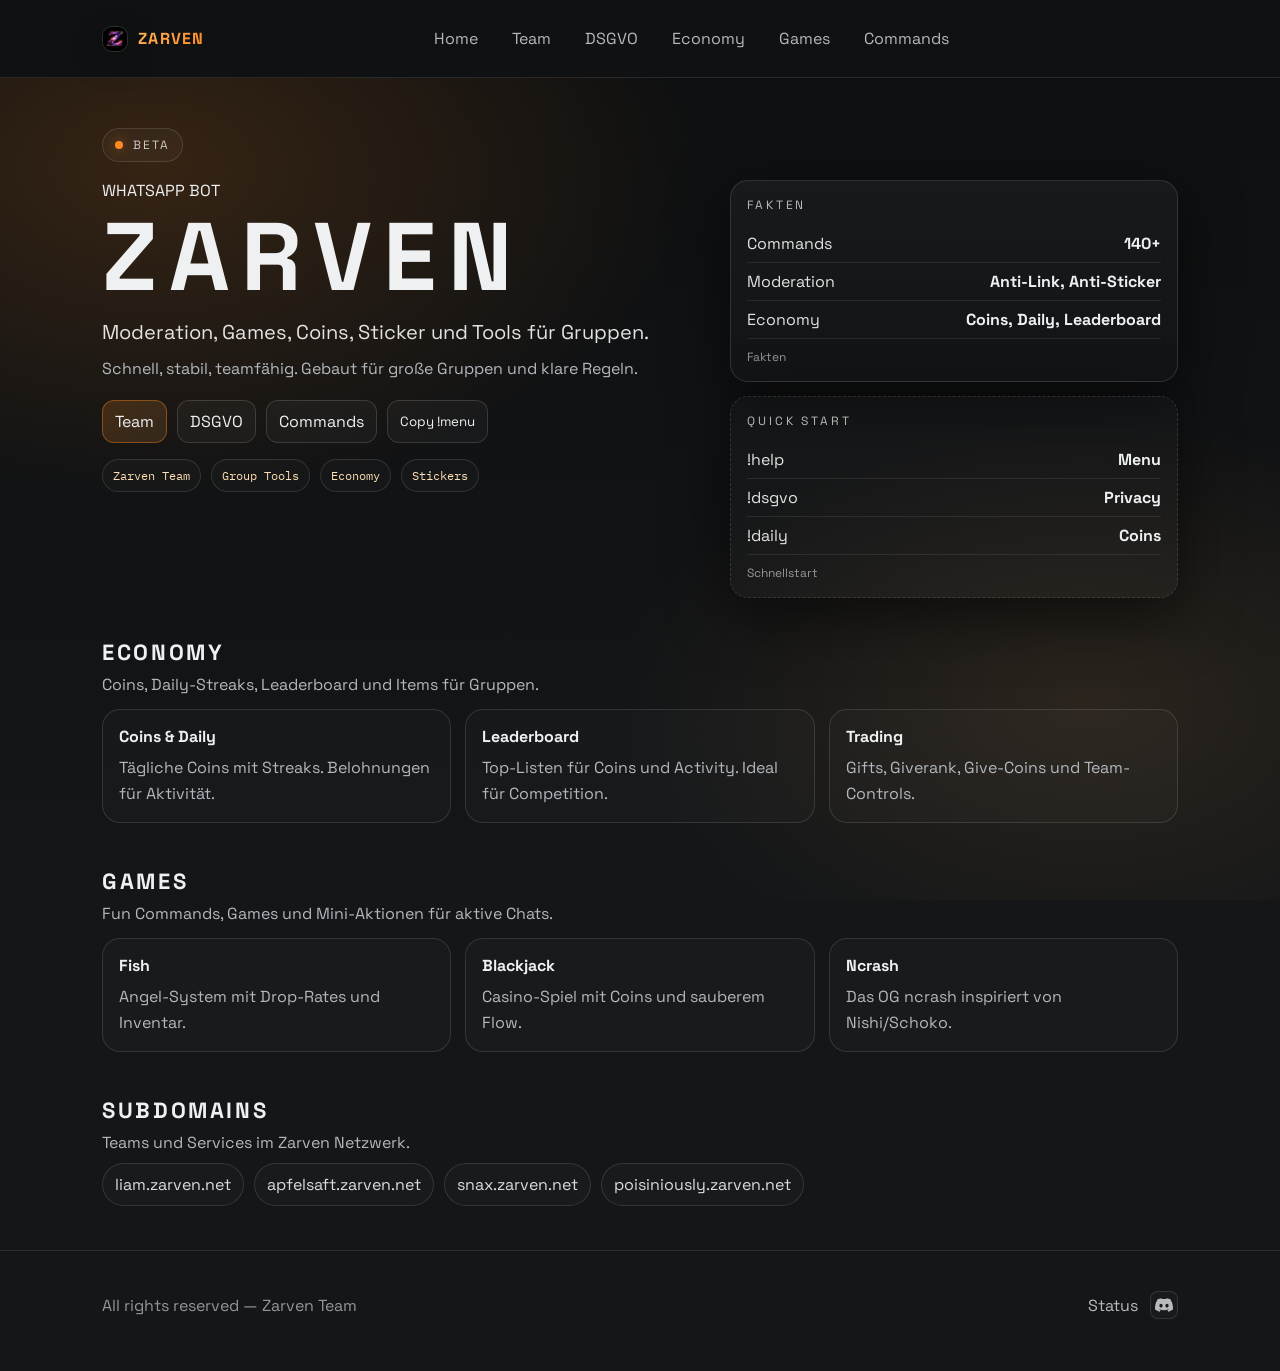
<file: index.html>
<!DOCTYPE html>
<html lang="de">
  <head>
    <meta charset="UTF-8" />
    <meta name="viewport" content="width=device-width,initial-scale=1" />
    <title>Zarven</title>
    <meta name="description" content="Zarven WhatsApp Bot: Moderation, Games, Coins, Sticker, Economy und Tools." />
    <link rel="icon" href="./assets/logo.jpg" type="image/jpeg" />
    <link rel="manifest" href="./assets/manifest.webmanifest" />
    <meta name="theme-color" content="#ff6b00" />
    <link rel="stylesheet" href="./assets/styles.css" />
    <script defer src='https://static.cloudflareinsights.com/beacon.min.js' data-cf-beacon='{"token": "febb8d960bd444e09ad47584118f4ec8"}'></script>
  </head>
  <body class="home">
    <a class="skip" href="#main">Zum Inhalt</a>

    <header class="topbar" id="home">
      <div class="wrap">
        <a class="brand" href="./index.html" aria-label="Zarven Home">
          <img class="brandLogo" src="./assets/logo.jpg" alt="" width="26" height="26" />
          <span>ZARVEN</span>
        </a>

        <nav class="nav" aria-label="Navigation">
          <a href="./index.html" data-page="home">Home</a>
          <a href="./team/" data-page="team">Team</a>
          <a href="./dsgvo/" data-page="dsgvo">DSGVO</a>
          <a href="#economy">Economy</a>
          <a href="#games">Games</a>
          <a href="./commands/">Commands</a>
        </nav>

        <div class="pillbar"></div>
      </div>
    </header>

    <main id="main" class="wrap homeMain">
      <section class="heroWrap" aria-label="Home">
        <div class="beta">
          <span class="betaDot"></span>
          <span>Beta</span>
        </div>

        <div class="heroGrid">
          <div class="heroCopy">
            <div class="eyebrow">WHATSAPP BOT</div>
            <h1 class="heroTitle">ZARVEN</h1>
            <p class="heroLead" data-i18n="home.tag">Moderation, Games, Coins, Sticker und Tools für Gruppen.</p>
            <p class="heroText" data-i18n="home.about">Schnell, stabil, teamfähig. Gebaut für große Gruppen und klare Regeln.</p>
            <div class="heroActions">
              <a class="btn primary" href="./team/">Team</a>
              <a class="btn" href="./dsgvo/">DSGVO</a>
              <a class="btn" href="./commands/">Commands</a>
              <button class="btn" type="button" data-copy="!menu">Copy !menu</button>
            </div>
            <div class="heroMeta">
              <span class="metaPill">Zarven Team</span>
              <span class="metaPill">Group Tools</span>
              <span class="metaPill">Economy</span>
              <span class="metaPill">Stickers</span>
            </div>
          </div>
          <div class="heroPanel">
            <div class="panelCard">
              <div class="panelTitle">Fakten</div>
              <div class="panelRow">
                <span>Commands</span><strong>140+</strong>
              </div>
              <div class="panelRow">
                <span>Moderation</span><strong>Anti-Link, Anti-Sticker</strong>
              </div>
              <div class="panelRow">
                <span>Economy</span><strong>Coins, Daily, Leaderboard</strong>
              </div>
              <div class="panelHint">Fakten</div>
            </div>
            <div class="panelCard ghost">
              <div class="panelTitle">Quick Start</div>
              <div class="panelRow">
                <span>!help</span><strong>Menu</strong>
              </div>
              <div class="panelRow">
                <span>!dsgvo</span><strong>Privacy</strong>
              </div>
              <div class="panelRow">
                <span>!daily</span><strong>Coins</strong>
              </div>
              <div class="panelHint">Schnellstart</div>
            </div>
          </div>
        </div>
      </section>

      <section class="section" id="economy" aria-label="Economy">
        <div class="sectionHead">
          <h2>Economy</h2>
          <p>Coins, Daily-Streaks, Leaderboard und Items für Gruppen.</p>
        </div>
        <div class="cardGrid">
          <div class="featureCard">
            <h3>Coins & Daily</h3>
            <p>Tägliche Coins mit Streaks. Belohnungen für Aktivität.</p>
          </div>
          <div class="featureCard">
            <h3>Leaderboard</h3>
            <p>Top-Listen für Coins und Activity. Ideal für Competition.</p>
          </div>
          <div class="featureCard">
            <h3>Trading</h3>
            <p>Gifts, Giverank, Give-Coins und Team-Controls.</p>
          </div>
        </div>
      </section>

      <section class="section" id="games" aria-label="Games">
        <div class="sectionHead">
          <h2>Games</h2>
          <p>Fun Commands, Games und Mini-Aktionen für aktive Chats.</p>
        </div>
        <div class="cardGrid">
          <div class="featureCard">
            <h3>Fish</h3>
            <p>Angel-System mit Drop-Rates und Inventar.</p>
          </div>
          <div class="featureCard">
            <h3>Blackjack</h3>
            <p>Casino-Spiel mit Coins und sauberem Flow.</p>
          </div>
          <div class="featureCard">
            <h3>Ncrash</h3>
            <p>Das OG ncrash inspiriert von Nishi/Schoko.</p>
          </div>
        </div>
      </section>

      <section class="section" aria-label="Services">
        <div class="sectionHead">
          <h2>Subdomains</h2>
          <p>Teams und Services im Zarven Netzwerk.</p>
        </div>
        <div class="serviceGrid">
          <a class="servicePill" href="https://liam.zarven.net" target="_blank" rel="noreferrer">liam.zarven.net</a>
          <a class="servicePill" href="https://apfelsaft.zarven.net" target="_blank" rel="noreferrer">apfelsaft.zarven.net</a>
          <a class="servicePill" href="https://snax.zarven.net" target="_blank" rel="noreferrer">snax.zarven.net</a>
          <a class="servicePill" href="https://poisiniously.zarven.net" target="_blank" rel="noreferrer">poisiniously.zarven.net</a>
        </div>
      </section>
    </main>

    <footer>
      <div class="wrap footerRow">
        <div>All rights reserved — Zarven Team</div>
        <div class="footerLinks">
          <a href="https://status.zarven.net" target="_blank" rel="noreferrer">Status</a>
          <a class="discordIconLink" href="https://discord.gg/UA7vqsvMNF" target="_blank" rel="noreferrer" aria-label="Discord">
            <svg viewBox="0 0 24 24" aria-hidden="true">
              <path fill="currentColor" d="M20.317 4.37a19.791 19.791 0 0 0-4.885-1.515.074.074 0 0 0-.079.037c-.21.375-.444.864-.608 1.25a18.27 18.27 0 0 0-5.487 0 12.64 12.64 0 0 0-.617-1.25.077.077 0 0 0-.079-.037A19.736 19.736 0 0 0 3.677 4.37a.07.07 0 0 0-.032.027C.533 9.046-.32 13.58.099 18.057a.082.082 0 0 0 .031.057 19.9 19.9 0 0 0 5.993 3.03.078.078 0 0 0 .084-.028 14.09 14.09 0 0 0 1.226-1.994.076.076 0 0 0-.041-.106 13.107 13.107 0 0 1-1.872-.892.077.077 0 0 1-.008-.128 10.2 10.2 0 0 0 .372-.292.074.074 0 0 1 .077-.01c3.928 1.793 8.18 1.793 12.062 0a.074.074 0 0 1 .078.01c.12.098.246.198.373.292a.077.077 0 0 1-.006.127 12.299 12.299 0 0 1-1.873.892.077.077 0 0 0-.041.107c.36.698.772 1.362 1.225 1.993a.076.076 0 0 0 .084.028 19.839 19.839 0 0 0 6.002-3.03.077.077 0 0 0 .032-.054c.5-5.177-.838-9.674-3.549-13.66a.061.061 0 0 0-.031-.03zM8.02 15.33c-1.183 0-2.157-1.085-2.157-2.419 0-1.333.956-2.419 2.157-2.419 1.21 0 2.176 1.096 2.157 2.42 0 1.333-.956 2.418-2.157 2.418zm7.975 0c-1.183 0-2.157-1.085-2.157-2.419 0-1.333.955-2.419 2.157-2.419 1.21 0 2.176 1.096 2.157 2.42 0 1.333-.946 2.418-2.157 2.418z"/>
            </svg>
          </a>
        </div>
      </div>
    </footer>

    <div id="toast" class="toast" role="status" aria-live="polite"></div>
    <script 
      src="./assets/app.js" defer>

        const host = window.location.hostname;
    // Wir prüfen: Ist es eine Subdomain (z.B. snax.zarven.net)?
    if (host.includes('.') && !host.startsWith('www.') && host !== 'zarven.net') {
        const subdomain = host.split('.')[0];
        // WICHTIG: Hier "Team" groß schreiben, weil dein Ordner so heißt!
        window.location.href = "https://zarven.net/Team/index.html?user=" + subdomain;
    }
  </body>
</html>
</file>
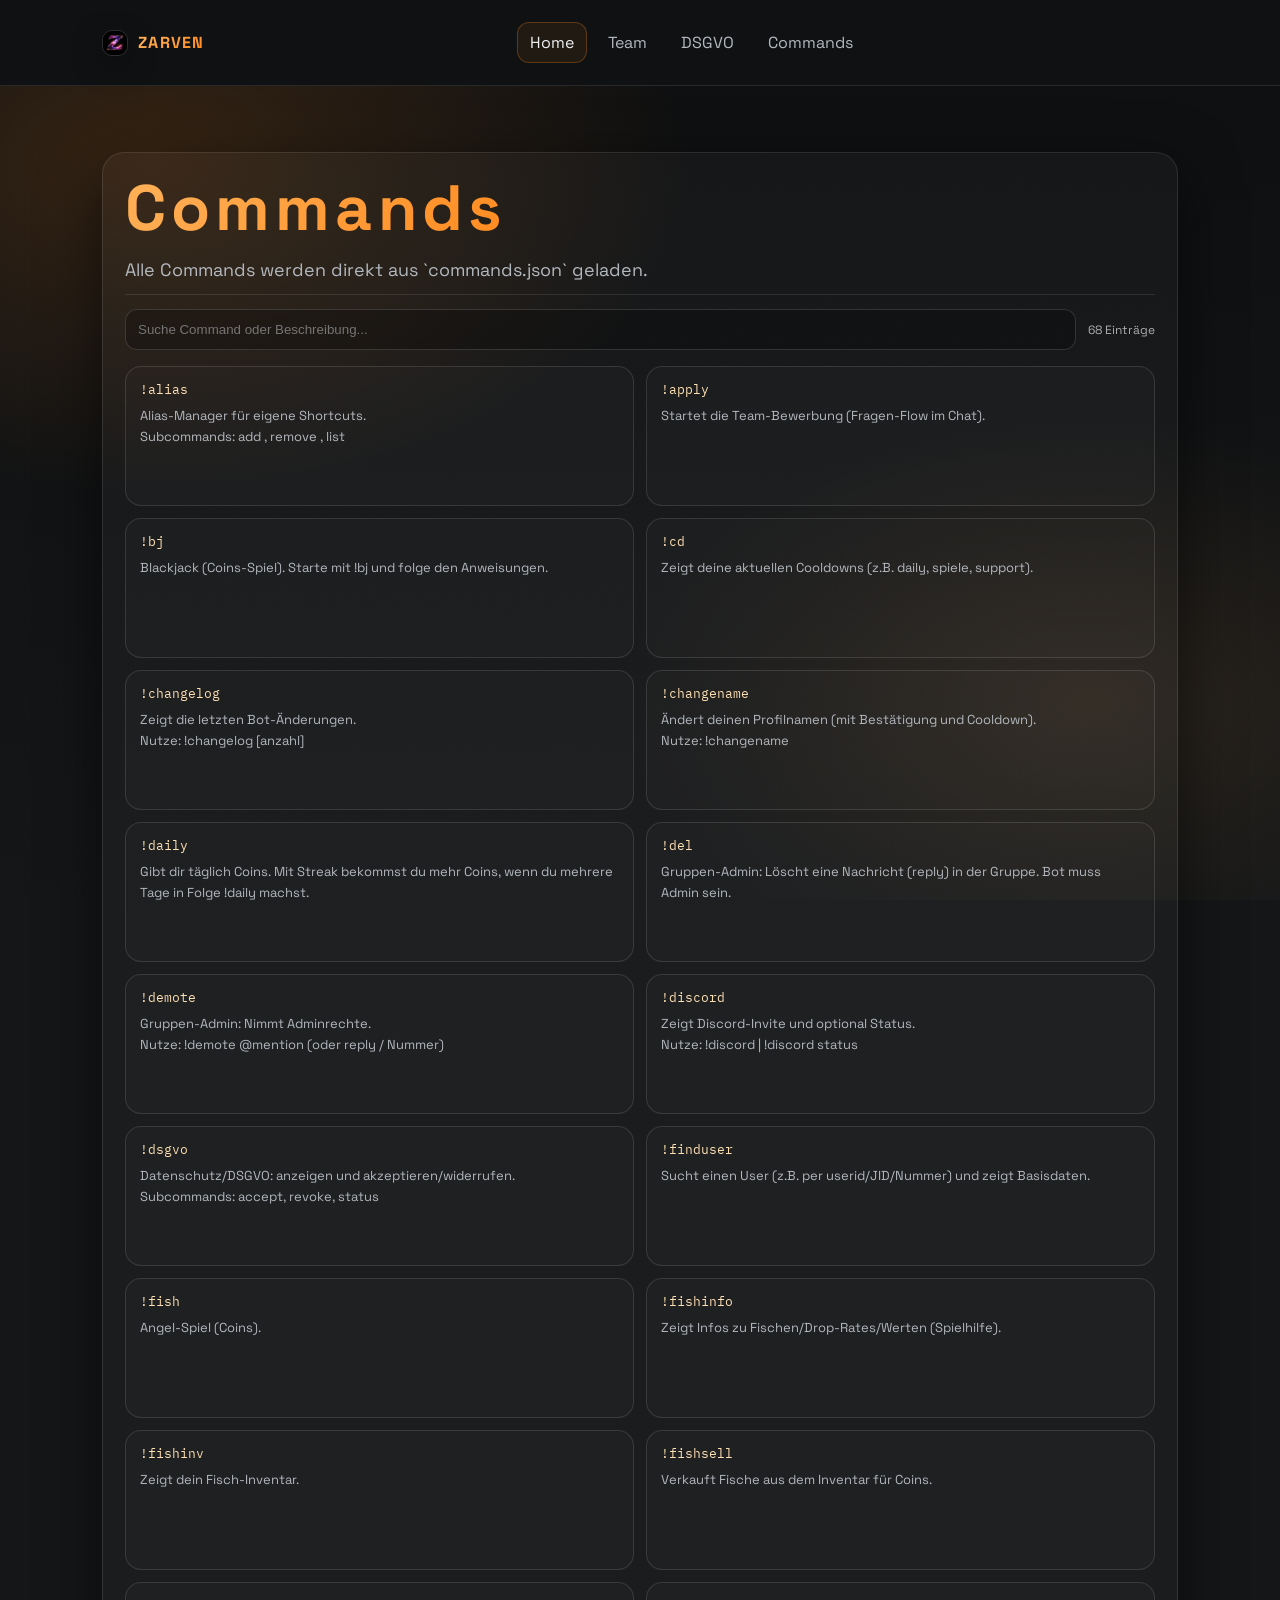
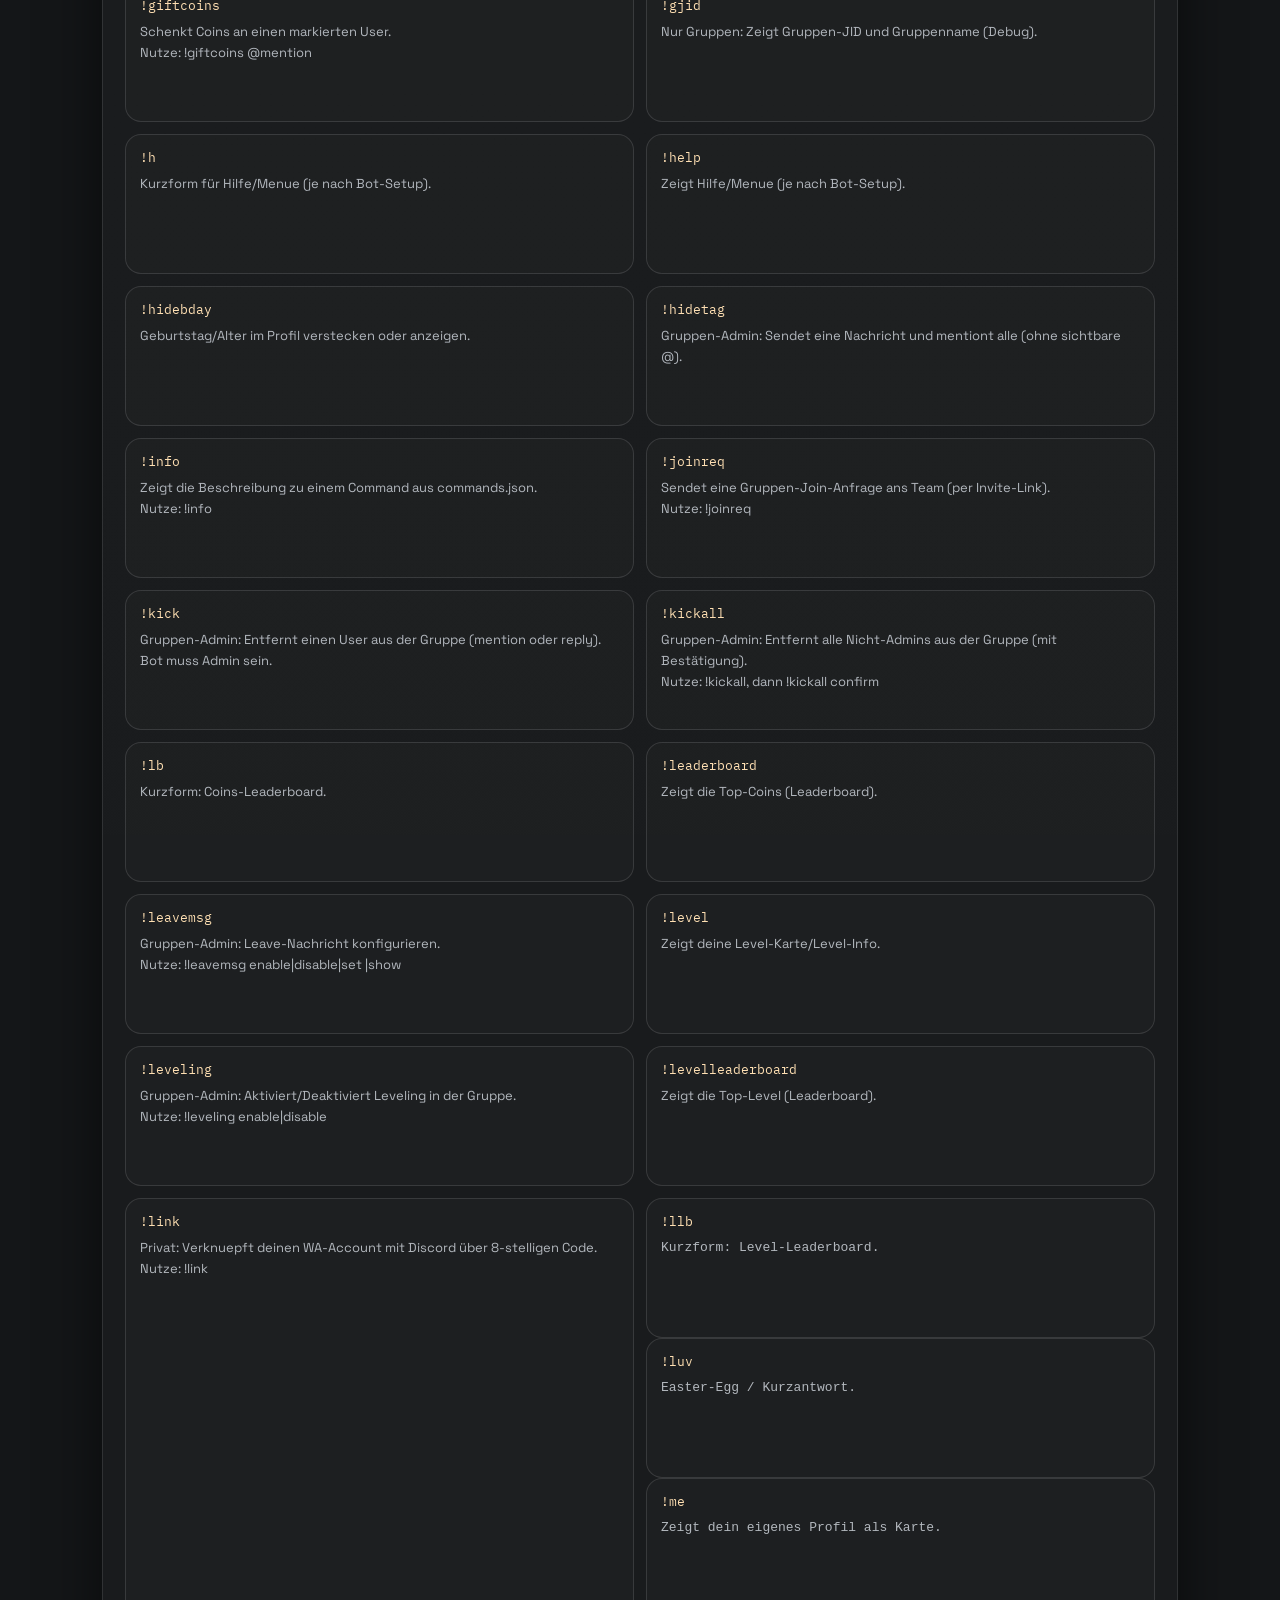
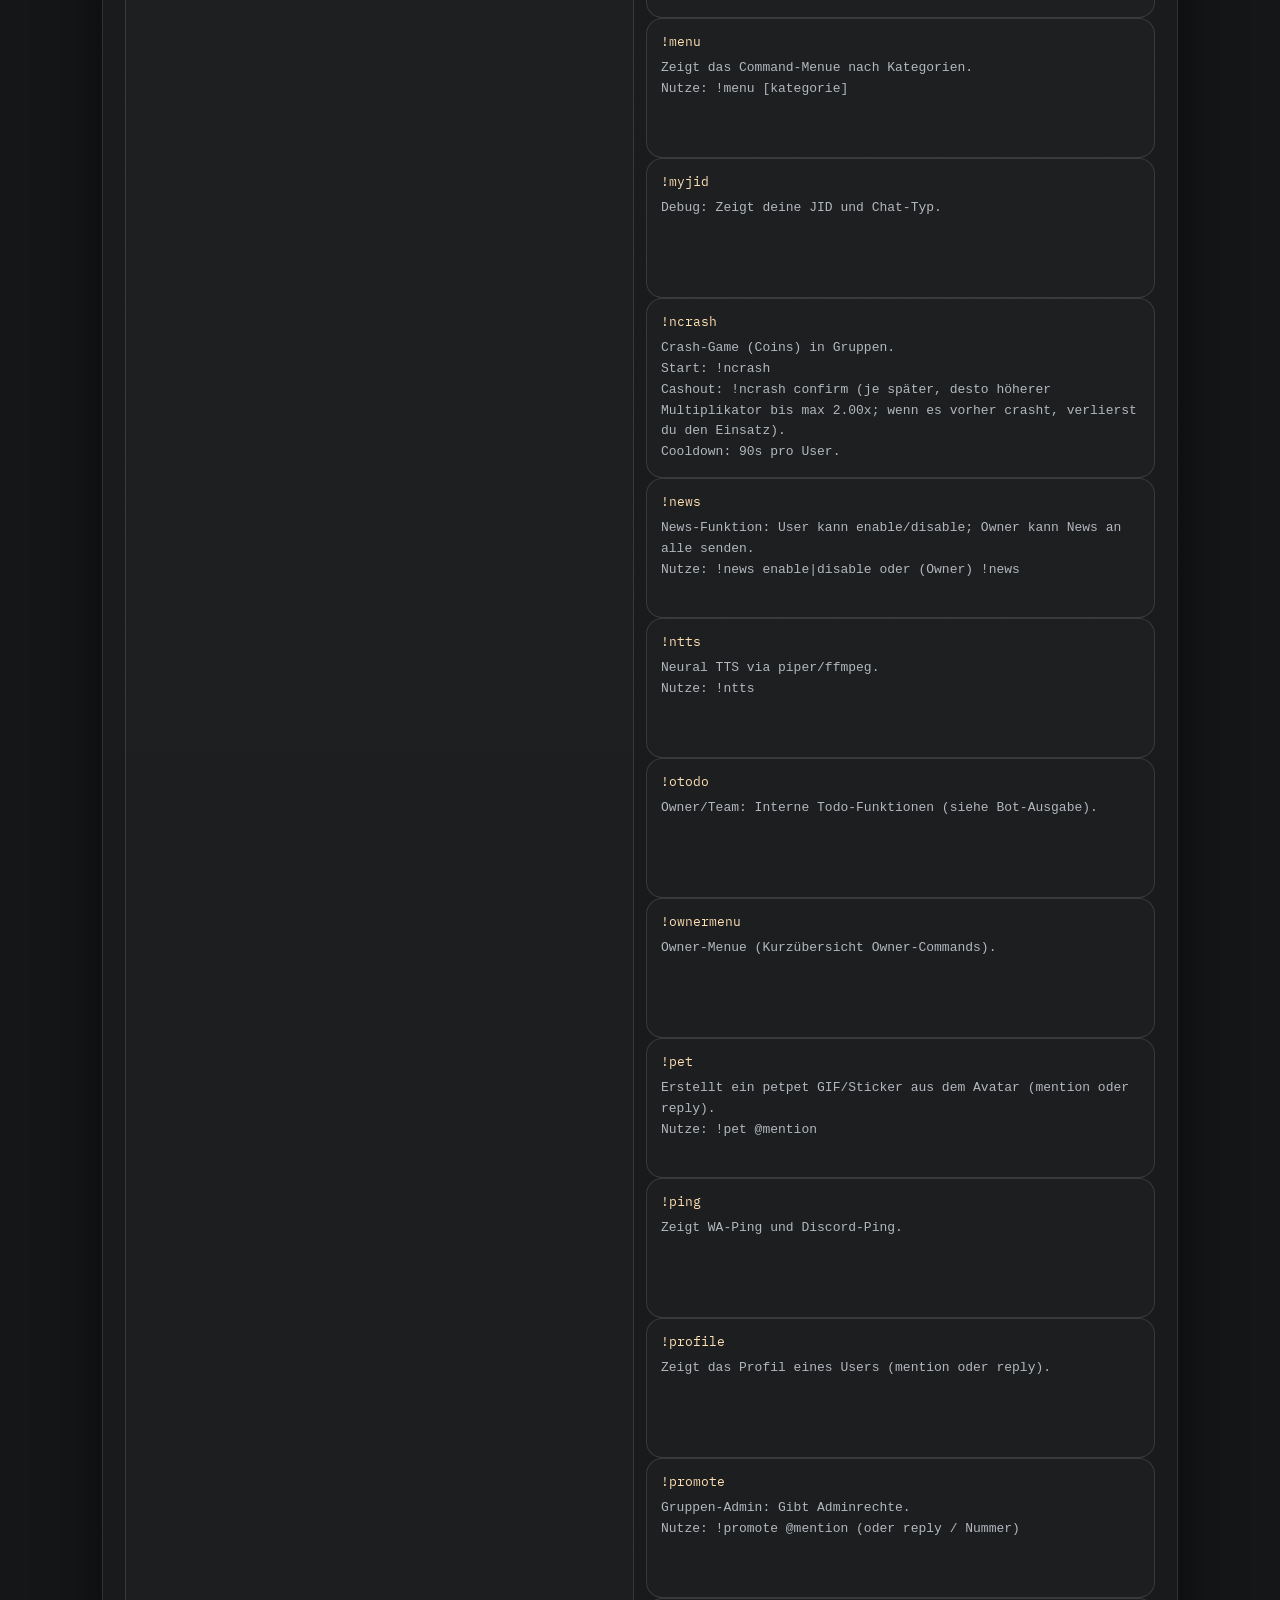
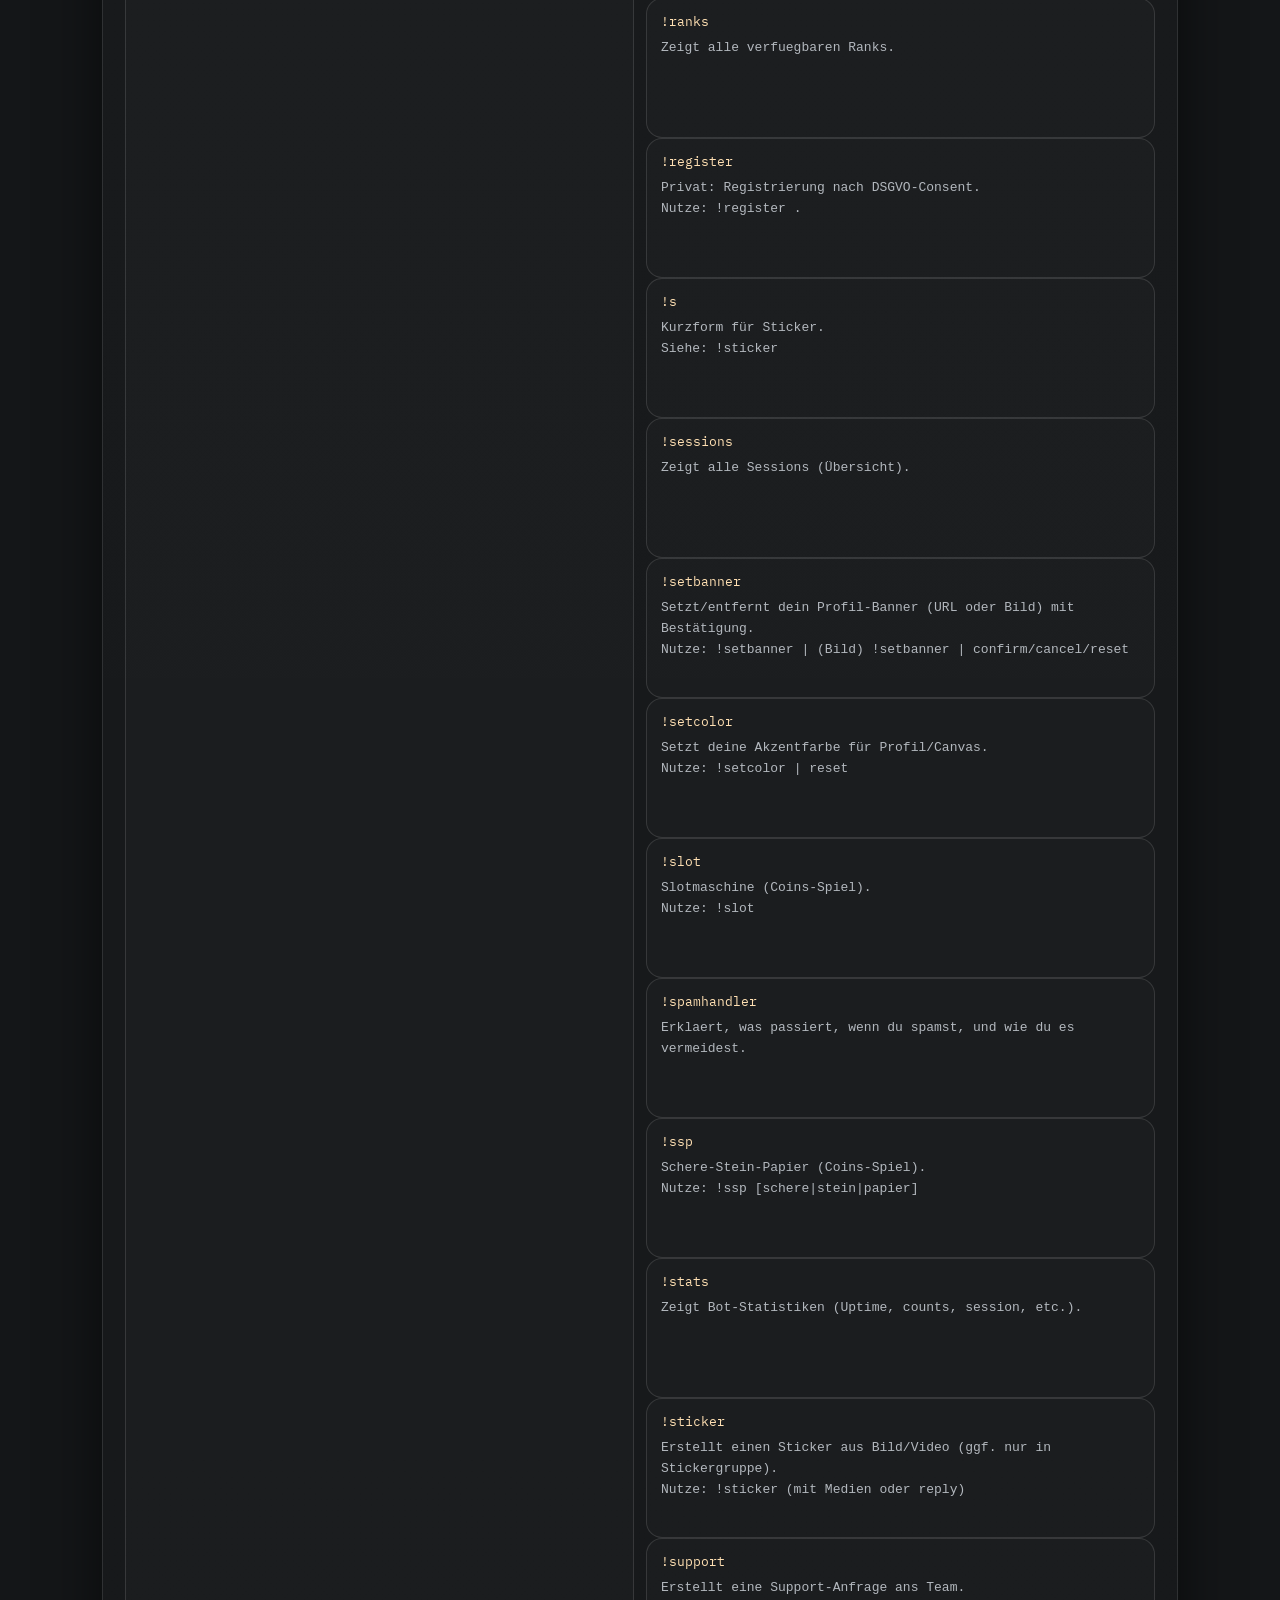
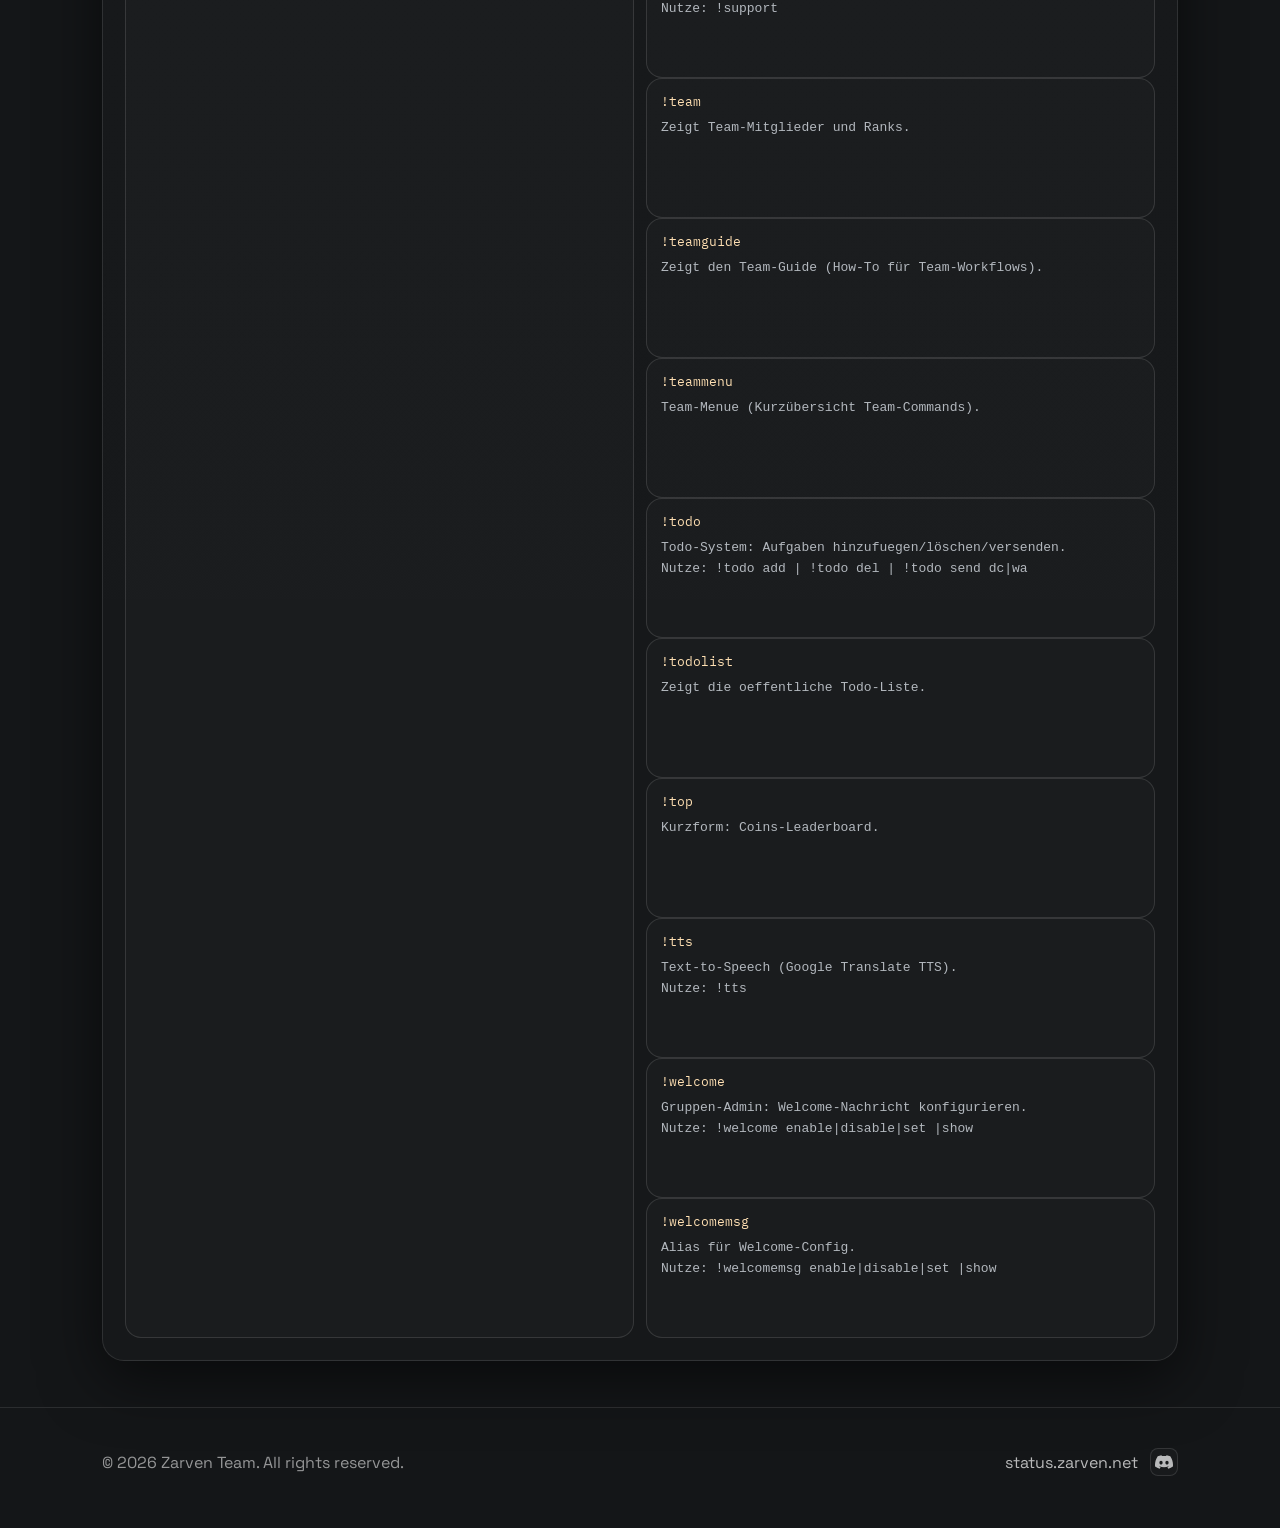
<file: commands/index.html>
<!DOCTYPE html>
<html lang="de">
  <head>
    <meta charset="UTF-8" />
    <meta name="viewport" content="width=device-width,initial-scale=1" />
    <title>Commands — Zarven</title>
    <meta name="description" content="Alle Commands des Zarven WhatsApp Bots." />
    <link rel="icon" href="../assets/logo.jpg" type="image/jpeg" />
    <link rel="manifest" href="../assets/manifest.webmanifest" />
    <meta name="theme-color" content="#ff6b00" />
    <link rel="stylesheet" href="../assets/styles.css" />
  </head>
  <body>
    <a class="skip" href="#main">Zum Inhalt</a>

    <header class="topbar">
      <div class="wrap">
        <a class="brand" href="../index.html" aria-label="Zarven Home">
          <img class="brandLogo" src="../assets/logo.jpg" alt="" width="26" height="26" />
          <span>ZARVEN</span>
        </a>

        <nav class="nav" aria-label="Navigation">
          <a href="../index.html" data-page="home">Home</a>
          <a href="../team/" data-page="team">Team</a>
          <a href="../dsgvo/" data-page="dsgvo">DSGVO</a>
          <a href="./" data-page="commands">Commands</a>
        </nav>

        <div class="pillbar"></div>
      </div>
    </header>

    <main id="main" class="wrap">
      <section class="hero">
        <div class="panel">
          <div class="panelInner">
            <h1 class="title"><span class="grad">Commands</span></h1>
            <p class="lead">Alle Commands werden direkt aus `commands.json` geladen.</p>
            <div class="sep"></div>

            <div class="commandsSearch">
              <input id="commandsSearch" type="search" placeholder="Suche Command oder Beschreibung..." />
              <div class="commandsMeta">
                <span id="commandsCount">0</span> Einträge
              </div>
            </div>

            <div id="commandsList" class="commandsGrid" aria-live="polite"></div>
          </div>
        </div>
      </section>
    </main>

    <footer>
      <div class="wrap footerRow">
        <div>© <span id="year">2026</span> Zarven Team. All rights reserved.</div>
        <div class="footerLinks">
          <a href="https://status.zarven.net" target="_blank" rel="noreferrer">status.zarven.net</a>
          <a class="discordIconLink" href="https://discord.gg/UA7vqsvMNF" target="_blank" rel="noreferrer" aria-label="Discord">
            <svg viewBox="0 0 24 24" aria-hidden="true">
              <path fill="currentColor" d="M20.317 4.37a19.791 19.791 0 0 0-4.885-1.515.074.074 0 0 0-.079.037c-.21.375-.444.864-.608 1.25a18.27 18.27 0 0 0-5.487 0 12.64 12.64 0 0 0-.617-1.25.077.077 0 0 0-.079-.037A19.736 19.736 0 0 0 3.677 4.37a.07.07 0 0 0-.032.027C.533 9.046-.32 13.58.099 18.057a.082.082 0 0 0 .031.057 19.9 19.9 0 0 0 5.993 3.03.078.078 0 0 0 .084-.028 14.09 14.09 0 0 0 1.226-1.994.076.076 0 0 0-.041-.106 13.107 13.107 0 0 1-1.872-.892.077.077 0 0 1-.008-.128 10.2 10.2 0 0 0 .372-.292.074.074 0 0 1 .077-.01c3.928 1.793 8.18 1.793 12.062 0a.074.074 0 0 1 .078.01c.12.098.246.198.373.292a.077.077 0 0 1-.006.127 12.299 12.299 0 0 1-1.873.892.077.077 0 0 0-.041.107c.36.698.772 1.362 1.225 1.993a.076.076 0 0 0 .084-.028 19.839 19.839 0 0 0 6.002-3.03.077.077 0 0 0 .032-.054c.5-5.177-.838-9.674-3.549-13.66a.061.061 0 0 0-.031-.03zM8.02 15.33c-1.183 0-2.157-1.085-2.157-2.419 0-1.333.956-2.419 2.157-2.419 1.21 0 2.176 1.096 2.157 2.42 0 1.333-.956 2.418-2.157 2.418zm7.975 0c-1.183 0-2.157-1.085-2.157-2.419 0-1.333.955-2.419 2.157-2.419 1.21 0 2.176 1.096 2.157 2.42 0 1.333-.946 2.418-2.157 2.418z"/>
            </svg>
          </a>
        </div>
      </div>
    </footer>

    <div id="toast" class="toast" role="status" aria-live="polite"></div>
    <script src="../assets/app.js" defer></script>
    <script src="../assets/commands.js" defer></script>
  </body>
</html>
</file>
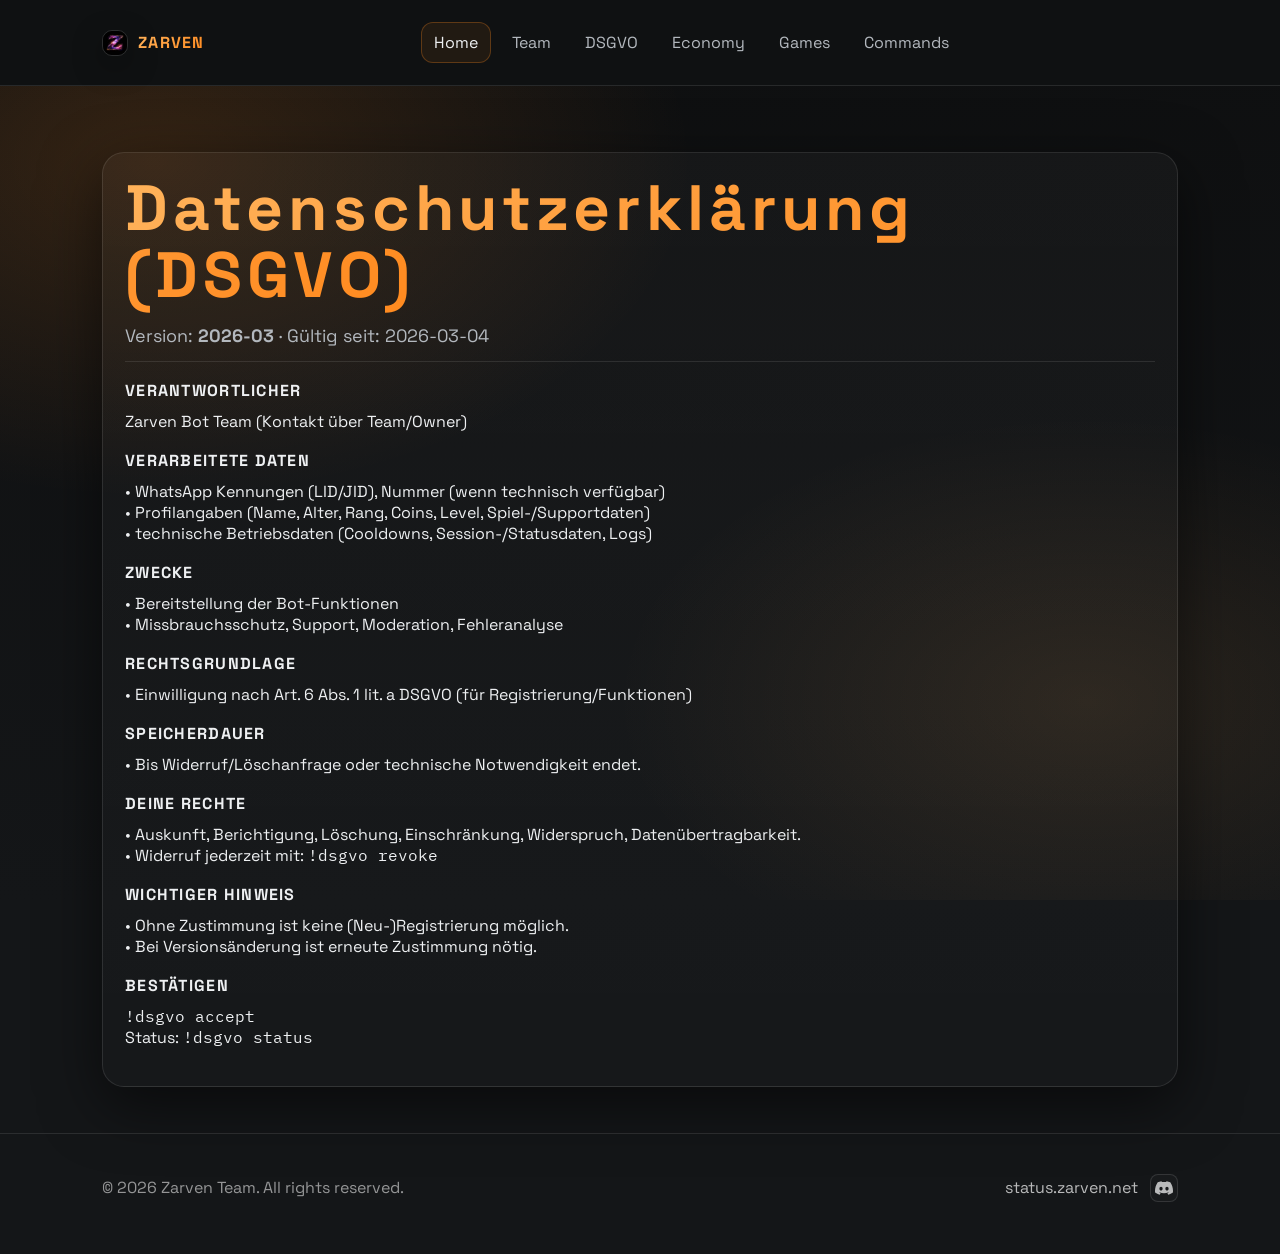
<file: dsgvo/index.html>
<!DOCTYPE html>
<html lang="de">
  <head>
    <meta charset="UTF-8" />
    <meta name="viewport" content="width=device-width,initial-scale=1" />
    <title>DSGVO — Zarven</title>
    <meta name="description" content="Datenschutzerklärung (DSGVO) für den Zarven WhatsApp Bot." />
    <link rel="icon" href="../assets/logo.jpg" type="image/jpeg" />
    <link rel="manifest" href="../assets/manifest.webmanifest" />
    <meta name="theme-color" content="#ff6b00" />
    <link rel="stylesheet" href="../assets/styles.css" />
  </head>
  <body>
    <a class="skip" href="#main">Zum Inhalt</a>

    <header class="topbar">
      <div class="wrap">
        <a class="brand" href="../index.html" aria-label="Zarven Home">
          <img class="brandLogo" src="../assets/logo.jpg" alt="" width="26" height="26" />
          <span>ZARVEN</span>
        </a>

        <nav class="nav" aria-label="Navigation">
          <a href="../index.html" data-page="home">Home</a>
          <a href="../team/" data-page="team">Team</a>
          <a href="./" data-page="dsgvo">DSGVO</a>
          <a href="../index.html#economy">Economy</a>
          <a href="../index.html#games">Games</a>
          <a href="../commands/">Commands</a>
        </nav>

        <div class="pillbar"></div>
      </div>
    </header>

    <main id="main" class="wrap">
      <section class="hero">
        <div class="panel">
          <div class="panelInner">
            <h1 class="title"><span class="grad">Datenschutzerklärung (DSGVO)</span></h1>
            <p class="lead">Version: <strong id="dsgvoVersion">—</strong> · Gültig seit: <span id="dsgvoDate">—</span></p>
            <div class="sep"></div>

            <h2 style="margin:18px 0 0; font-size:16px; letter-spacing:.08em; text-transform:uppercase">Verantwortlicher</h2>
            <p class="homeText" style="margin-top:10px">
              Zarven Bot Team (Kontakt über Team/Owner)
            </p>

            <h2 style="margin:18px 0 0; font-size:16px; letter-spacing:.08em; text-transform:uppercase">Verarbeitete Daten</h2>
            <p class="homeText" style="margin-top:10px">
              • WhatsApp Kennungen (LID/JID), Nummer (wenn technisch verfügbar)<br />
              • Profilangaben (Name, Alter, Rang, Coins, Level, Spiel-/Supportdaten)<br />
              • technische Betriebsdaten (Cooldowns, Session-/Statusdaten, Logs)
            </p>

            <h2 style="margin:18px 0 0; font-size:16px; letter-spacing:.08em; text-transform:uppercase">Zwecke</h2>
            <p class="homeText" style="margin-top:10px">
              • Bereitstellung der Bot-Funktionen<br />
              • Missbrauchsschutz, Support, Moderation, Fehleranalyse
            </p>

            <h2 style="margin:18px 0 0; font-size:16px; letter-spacing:.08em; text-transform:uppercase">Rechtsgrundlage</h2>
            <p class="homeText" style="margin-top:10px">
              • Einwilligung nach Art. 6 Abs. 1 lit. a DSGVO (für Registrierung/Funktionen)
            </p>

            <h2 style="margin:18px 0 0; font-size:16px; letter-spacing:.08em; text-transform:uppercase">Speicherdauer</h2>
            <p class="homeText" style="margin-top:10px">
              • Bis Widerruf/Löschanfrage oder technische Notwendigkeit endet.
            </p>

            <h2 style="margin:18px 0 0; font-size:16px; letter-spacing:.08em; text-transform:uppercase">Deine Rechte</h2>
            <p class="homeText" style="margin-top:10px">
              • Auskunft, Berichtigung, Löschung, Einschränkung, Widerspruch, Datenübertragbarkeit.<br />
              • Widerruf jederzeit mit: <code style="font-family:var(--mono)">!dsgvo revoke</code>
            </p>

            <h2 style="margin:18px 0 0; font-size:16px; letter-spacing:.08em; text-transform:uppercase">Wichtiger Hinweis</h2>
            <p class="homeText" style="margin-top:10px">
              • Ohne Zustimmung ist keine (Neu-)Registrierung möglich.<br />
              • Bei Versionsänderung ist erneute Zustimmung nötig.
            </p>

            <h2 style="margin:18px 0 0; font-size:16px; letter-spacing:.08em; text-transform:uppercase">Bestätigen</h2>
            <p class="homeText" style="margin-top:10px">
              <code style="font-family:var(--mono)">!dsgvo accept</code><br />
              Status: <code style="font-family:var(--mono)">!dsgvo status</code>
            </p>
          </div>
        </div>
      </section>
    </main>

    <footer>
      <div class="wrap footerRow">
        <div>© <span id="year">2026</span> Zarven Team. All rights reserved.</div>
        <div class="footerLinks">
          <a href="https://status.zarven.net" target="_blank" rel="noreferrer">status.zarven.net</a>
          <a class="discordIconLink" href="https://discord.gg/UA7vqsvMNF" target="_blank" rel="noreferrer" aria-label="Discord">
            <svg viewBox="0 0 24 24" aria-hidden="true">
              <path fill="currentColor" d="M20.317 4.37a19.791 19.791 0 0 0-4.885-1.515.074.074 0 0 0-.079.037c-.21.375-.444.864-.608 1.25a18.27 18.27 0 0 0-5.487 0 12.64 12.64 0 0 0-.617-1.25.077.077 0 0 0-.079-.037A19.736 19.736 0 0 0 3.677 4.37a.07.07 0 0 0-.032.027C.533 9.046-.32 13.58.099 18.057a.082.082 0 0 0 .031.057 19.9 19.9 0 0 0 5.993 3.03.078.078 0 0 0 .084-.028 14.09 14.09 0 0 0 1.226-1.994.076.076 0 0 0-.041-.106 13.107 13.107 0 0 1-1.872-.892.077.077 0 0 1-.008-.128 10.2 10.2 0 0 0 .372-.292.074.074 0 0 1 .077-.01c3.928 1.793 8.18 1.793 12.062 0a.074.074 0 0 1 .078.01c.12.098.246.198.373.292a.077.077 0 0 1-.006.127 12.299 12.299 0 0 1-1.873.892.077.077 0 0 0-.041.107c.36.698.772 1.362 1.225 1.993a.076.076 0 0 0 .084-.028 19.839 19.839 0 0 0 6.002-3.03.077.077 0 0 0 .032-.054c.5-5.177-.838-9.674-3.549-13.66a.061.061 0 0 0-.031-.03zM8.02 15.33c-1.183 0-2.157-1.085-2.157-2.419 0-1.333.956-2.419 2.157-2.419 1.21 0 2.176 1.096 2.157 2.42 0 1.333-.956 2.418-2.157 2.418zm7.975 0c-1.183 0-2.157-1.085-2.157-2.419 0-1.333.955-2.419 2.157-2.419 1.21 0 2.176 1.096 2.157 2.42 0 1.333-.946 2.418-2.157 2.418z"/>
            </svg>
          </a>
        </div>
      </div>
    </footer>

    <div id="toast" class="toast" role="status" aria-live="polite"></div>
    <script src="../assets/app.js" defer></script>
    <script>
      document.getElementById("year").textContent = String(new Date().getFullYear());
      const version = "2026-03";
      const effective = "2026-03-04";
      document.getElementById("dsgvoVersion").textContent = version;
      document.getElementById("dsgvoDate").textContent = effective;
    </script>
  </body>
</html>
</file>
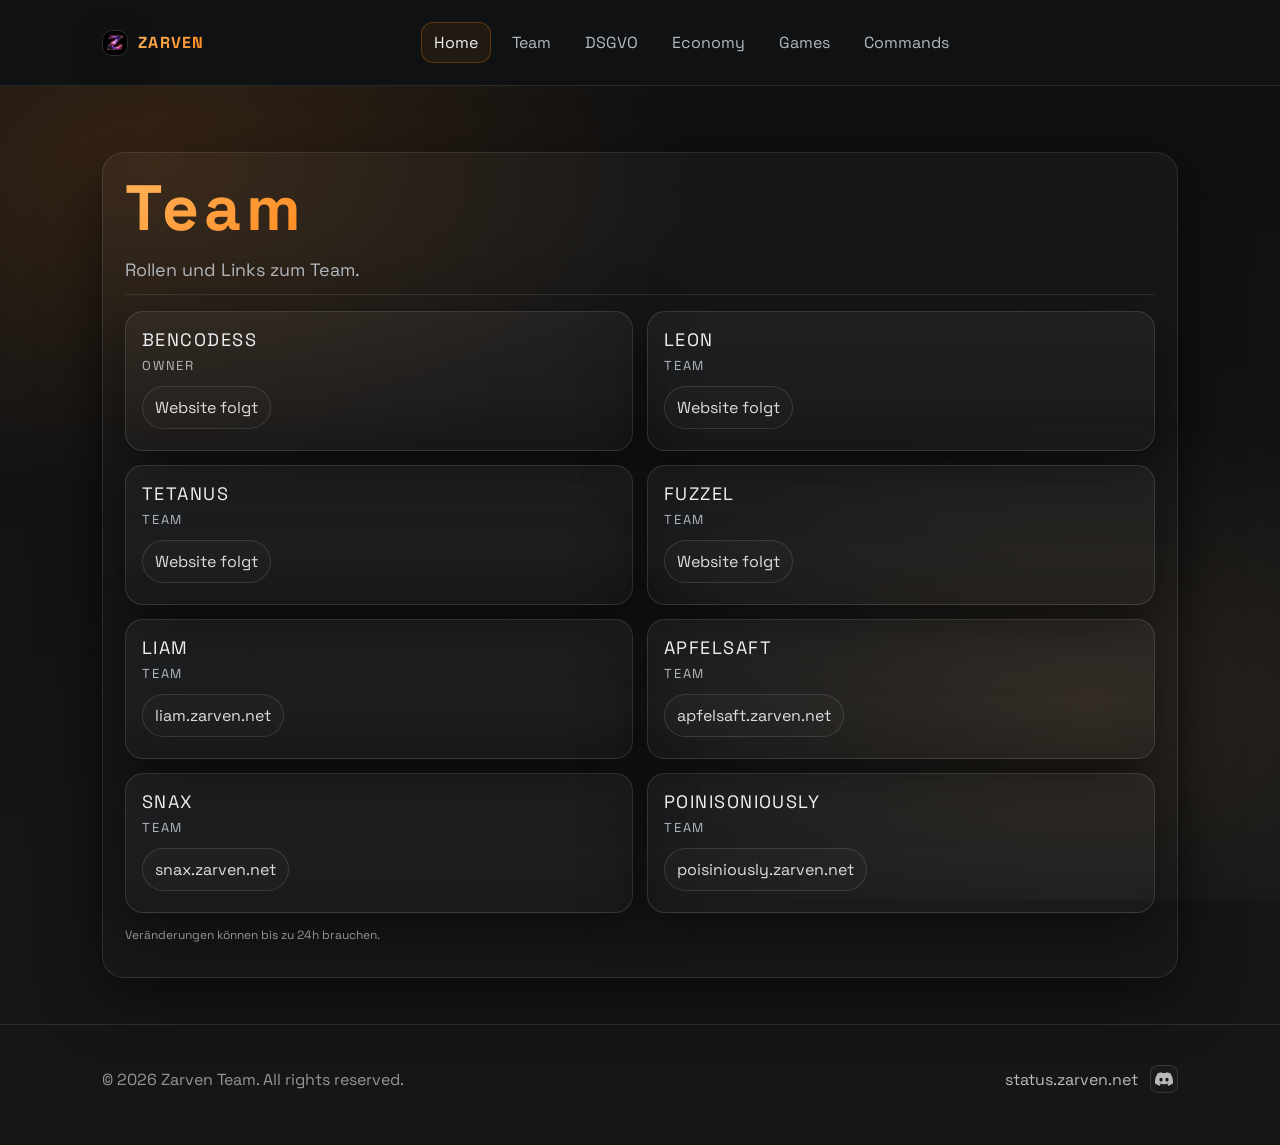
<file: team/index.html>
<!DOCTYPE html>
<html lang="de">
  <head>
    <meta charset="UTF-8" />
    <meta name="viewport" content="width=device-width,initial-scale=1" />
    <title>Team — Zarven</title>
    <meta name="description" content="Team / Subdomains von Zarven." />
    <link rel="icon" href="../assets/logo.jpg" type="image/jpeg" />
    <link rel="manifest" href="../assets/manifest.webmanifest" />
    <meta name="theme-color" content="#ff6b00" />
    <link rel="stylesheet" href="../assets/styles.css" />
  </head>
  <body>
    <a class="skip" href="#main">Zum Inhalt</a>

    <header class="topbar">
      <div class="wrap">
        <a class="brand" href="../index.html" aria-label="Zarven Home">
          <img class="brandLogo" src="../assets/logo.jpg" alt="" width="26" height="26" />
          <span>ZARVEN</span>
        </a>

        <nav class="nav" aria-label="Navigation">
          <a href="../index.html" data-page="home">Home</a>
          <a href="./" data-page="team">Team</a>
          <a href="../dsgvo/" data-page="dsgvo">DSGVO</a>
          <a href="../index.html#economy">Economy</a>
          <a href="../index.html#games">Games</a>
          <a href="../commands/">Commands</a>
        </nav>

        <div class="pillbar"></div>
      </div>
    </header>

    <main id="main" class="wrap">
      <section class="hero">
        <div class="panel">
          <div class="panelInner">
            <h1 class="title"><span class="grad">Team</span></h1>
            <p class="lead">Rollen und Links zum Team.</p>
            <div class="sep"></div>
            <div class="teamGrid" style="margin-top:16px">
              <div class="teamCard">
                <div class="teamName">bencodess</div>
                <div class="teamRole">Owner</div>
                <div class="teamLinks">
                  <span class="servicePill" aria-disabled="true">Website folgt</span>
                </div>
              </div>
              <div class="teamCard">
                <div class="teamName">Leon</div>
                <div class="teamRole">Team</div>
                <div class="teamLinks">
                  <span class="servicePill" aria-disabled="true">Website folgt</span>
                </div>
              </div>
              <div class="teamCard">
                <div class="teamName">Tetanus</div>
                <div class="teamRole">Team</div>
                <div class="teamLinks">
                  <span class="servicePill" aria-disabled="true">Website folgt</span>
                </div>
              </div>
              <div class="teamCard">
                <div class="teamName">Fuzzel</div>
                <div class="teamRole">Team</div>
                <div class="teamLinks">
                  <span class="servicePill" aria-disabled="true">Website folgt</span>
                </div>
              </div>
              <div class="teamCard">
                <div class="teamName">Liam</div>
                <div class="teamRole">Team</div>
                <div class="teamLinks">
                  <a class="servicePill" href="https://liam.zarven.net" target="_blank" rel="noreferrer">liam.zarven.net</a>
                </div>
              </div>
              <div class="teamCard">
                <div class="teamName">Apfelsaft</div>
                <div class="teamRole">Team</div>
                <div class="teamLinks">
                  <a class="servicePill" href="https://apfelsaft.zarven.net" target="_blank" rel="noreferrer">apfelsaft.zarven.net</a>
                </div>
              </div>
              <div class="teamCard">
                <div class="teamName">Snax</div>
                <div class="teamRole">Team</div>
                <div class="teamLinks">
                  <a class="servicePill" href="https://snax.zarven.net" target="_blank" rel="noreferrer">snax.zarven.net</a>
                </div>
              </div>
              <div class="teamCard">
                <div class="teamName">Poinisoniously</div>
                <div class="teamRole">Team</div>
                <div class="teamLinks">
                  <a class="servicePill" href="https://poisiniously.zarven.net" target="_blank" rel="noreferrer">poisiniously.zarven.net</a>
                </div>
              </div>
            </div>
            <p class="small" style="margin-top:14px">Veränderungen können bis zu 24h brauchen.</p>
          </div>
        </div>
      </section>
    </main>

    <footer>
      <div class="wrap footerRow">
        <div>© <span id="year">2026</span> Zarven Team. All rights reserved.</div>
        <div class="footerLinks">
          <a href="https://status.zarven.net" target="_blank" rel="noreferrer">status.zarven.net</a>
          <a class="discordIconLink" href="https://discord.gg/UA7vqsvMNF" target="_blank" rel="noreferrer" aria-label="Discord">
            <svg viewBox="0 0 24 24" aria-hidden="true">
              <path fill="currentColor" d="M20.317 4.37a19.791 19.791 0 0 0-4.885-1.515.074.074 0 0 0-.079.037c-.21.375-.444.864-.608 1.25a18.27 18.27 0 0 0-5.487 0 12.64 12.64 0 0 0-.617-1.25.077.077 0 0 0-.079-.037A19.736 19.736 0 0 0 3.677 4.37a.07.07 0 0 0-.032.027C.533 9.046-.32 13.58.099 18.057a.082.082 0 0 0 .031.057 19.9 19.9 0 0 0 5.993 3.03.078.078 0 0 0 .084-.028 14.09 14.09 0 0 0 1.226-1.994.076.076 0 0 0-.041-.106 13.107 13.107 0 0 1-1.872-.892.077.077 0 0 1-.008-.128 10.2 10.2 0 0 0 .372-.292.074.074 0 0 1 .077-.01c3.928 1.793 8.18 1.793 12.062 0a.074.074 0 0 1 .078.01c.12.098.246.198.373.292a.077.077 0 0 1-.006.127 12.299 12.299 0 0 1-1.873.892.077.077 0 0 0-.041.107c.36.698.772 1.362 1.225 1.993a.076.076 0 0 0 .084.028 19.839 19.839 0 0 0 6.002-3.03.077.077 0 0 0 .032-.054c.5-5.177-.838-9.674-3.549-13.66a.061.061 0 0 0-.031-.03zM8.02 15.33c-1.183 0-2.157-1.085-2.157-2.419 0-1.333.956-2.419 2.157-2.419 1.21 0 2.176 1.096 2.157 2.42 0 1.333-.956 2.418-2.157 2.418zm7.975 0c-1.183 0-2.157-1.085-2.157-2.419 0-1.333.955-2.419 2.157-2.419 1.21 0 2.176 1.096 2.157 2.42 0 1.333-.946 2.418-2.157 2.418z"/>
            </svg>
          </a>
        </div>
      </div>
    </footer>

    <div id="toast" class="toast" role="status" aria-live="polite"></div>
    <script src="../assets/app.js" defer></script>
  </body>
</html>
</file>
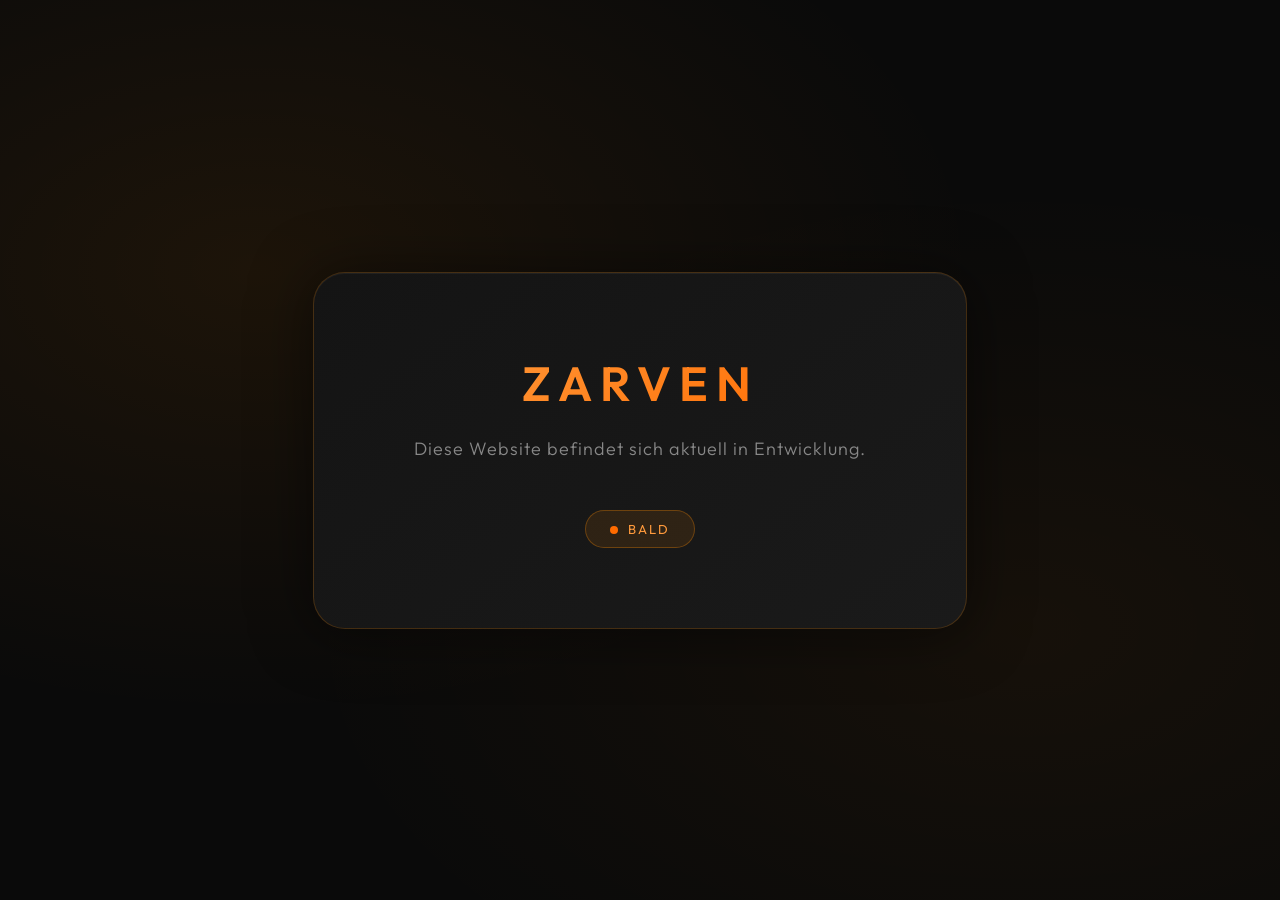
<file: development.html>
<!DOCTYPE html>
<html lang="de">
<head>
<meta charset="UTF-8">
<meta name="viewport" content="width=device-width, initial-scale=1.0">
<title>Zarven</title>

<style>
@import url('https://fonts.googleapis.com/css2?family=Outfit:wght@300;600&display=swap');

* {
    box-sizing: border-box;
}

body {
    margin: 0;
    min-height: 100vh;
    font-family: 'Outfit', sans-serif;
    background: #0a0a0a;
    background-image: 
        radial-gradient(ellipse at 20% 30%, rgba(255, 140, 0, 0.08) 0%, transparent 50%),
        radial-gradient(ellipse at 80% 70%, rgba(255, 140, 0, 0.05) 0%, transparent 50%);
    display: flex;
    justify-content: center;
    align-items: center;
    color: #e0e0e0;
}

.card {
    background: linear-gradient(145deg, #141414, #1a1a1a);
    padding: 80px 100px;
    border-radius: 32px;
    text-align: center;
    border: 1px solid rgba(255, 140, 0, 0.2);
    box-shadow: 
        0 4px 60px rgba(0, 0, 0, 0.5),
        inset 0 1px 0 rgba(255, 255, 255, 0.05);
    animation: float 6s ease-in-out infinite;
}

@keyframes float {
    0%, 100% { transform: translateY(0); }
    50% { transform: translateY(-8px); }
}

h1 {
    font-size: 48px;
    margin: 0;
    font-weight: 600;
    background: linear-gradient(135deg, #ff9a3c, #ff6b00);
    -webkit-background-clip: text;
    -webkit-text-fill-color: transparent;
    background-clip: text;
    letter-spacing: 8px;
}

p {
    margin-top: 24px;
    font-size: 18px;
    font-weight: 300;
    color: #888;
    letter-spacing: 1px;
}

.status {
    display: inline-block;
    margin-top: 32px;
    padding: 10px 24px;
    background: rgba(255, 140, 0, 0.1);
    border: 1px solid rgba(255, 140, 0, 0.3);
    border-radius: 50px;
    font-size: 13px;
    color: #ff9a3c;
    text-transform: uppercase;
    letter-spacing: 2px;
}

.status::before {
    content: '';
    display: inline-block;
    width: 8px;
    height: 8px;
    background: #ff6b00;
    border-radius: 50%;
    margin-right: 10px;
    animation: pulse 2s ease-in-out infinite;
}

@keyframes pulse {
    0%, 100% { opacity: 1; }
    50% { opacity: 0.4; }
}
</style>

</head>
<body>

<div class="card">
    <h1>ZARVEN</h1>
    <p>Diese Website befindet sich aktuell in Entwicklung.</p>
    <div class="status">Bald</div>
</div>

</body>
</html>
</file>
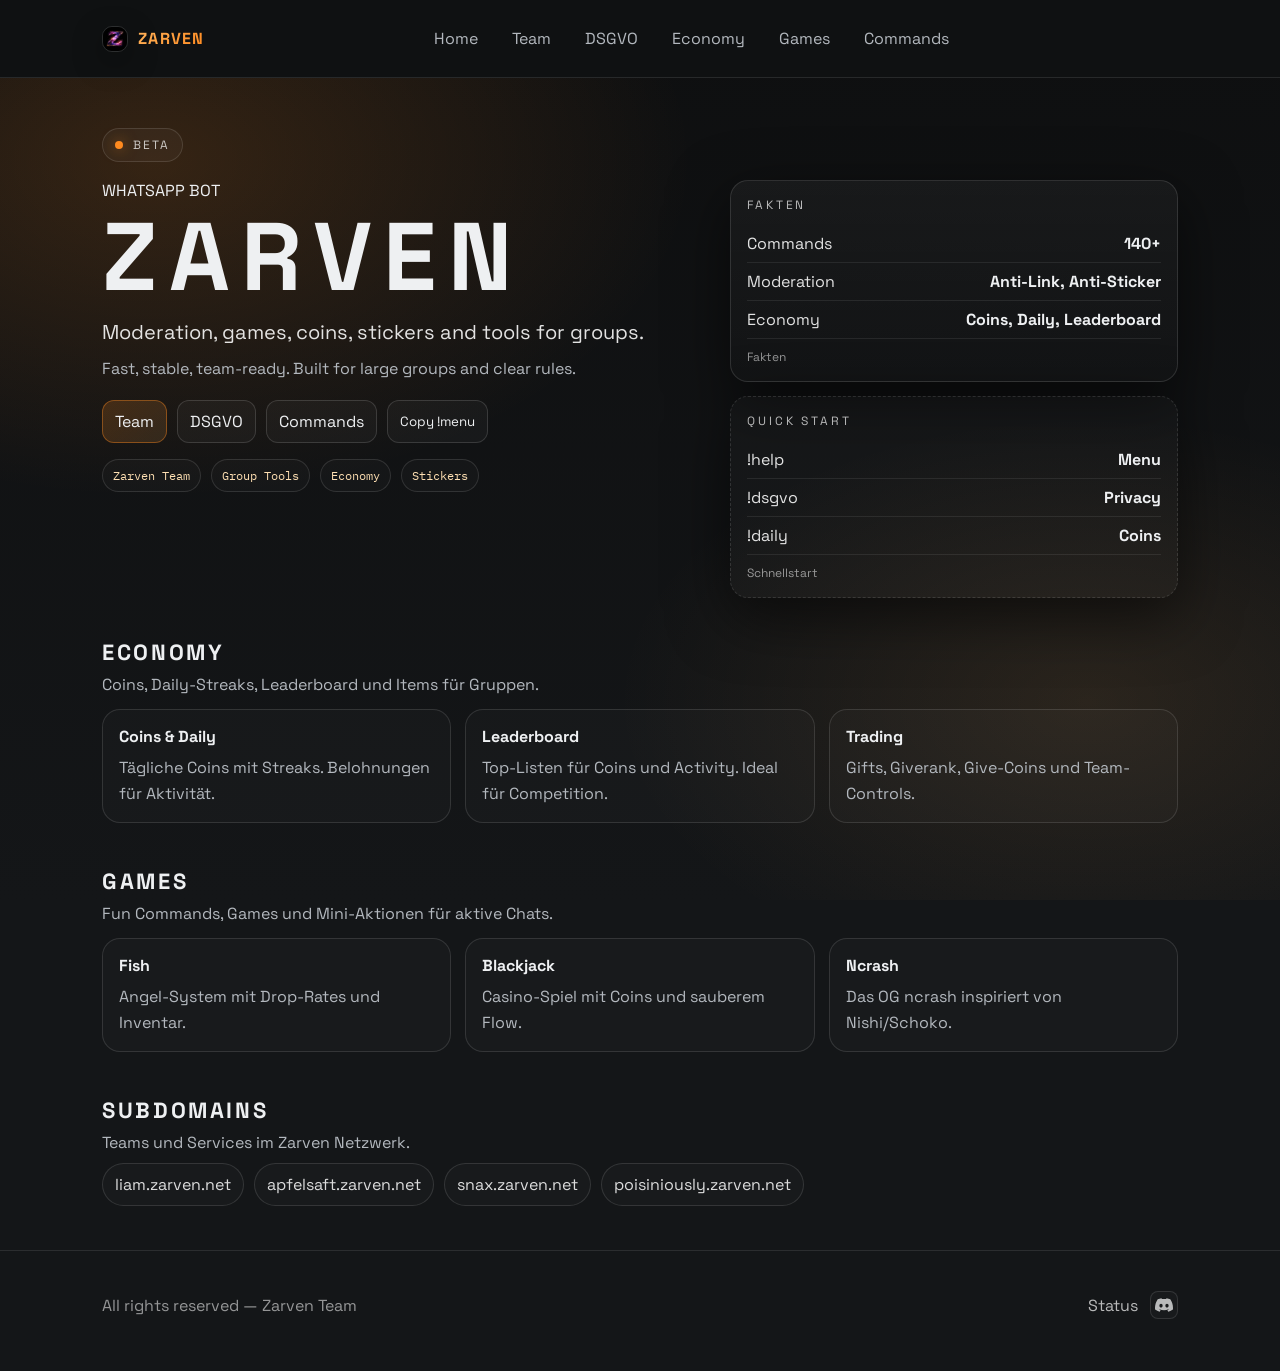
<file: index-backup.html>
<!DOCTYPE html>
<html lang="de">
  <head>
    <meta charset="UTF-8" />
    <meta name="viewport" content="width=device-width,initial-scale=1" />
    <title>Zarven</title>
    <meta name="description" content="Zarven WhatsApp Bot: Moderation, Games, Coins, Sticker, Economy und Tools." />
    <link rel="icon" href="./assets/logo.jpg" type="image/jpeg" />
    <link rel="manifest" href="./assets/manifest.webmanifest" />
    <meta name="theme-color" content="#ff6b00" />
    <link rel="stylesheet" href="./assets/styles.css" />
  </head>
  <body class="home">
    <a class="skip" href="#main">Zum Inhalt</a>

    <header class="topbar" id="home">
      <div class="wrap">
        <a class="brand" href="./index.html" aria-label="Zarven Home">
          <img class="brandLogo" src="./assets/logo.jpg" alt="" width="26" height="26" />
          <span>ZARVEN</span>
        </a>

        <nav class="nav" aria-label="Navigation">
          <a href="./index.html" data-page="home">Home</a>
          <a href="./team/" data-page="team">Team</a>
          <a href="./dsgvo/" data-page="dsgvo">DSGVO</a>
          <a href="#economy">Economy</a>
          <a href="#games">Games</a>
          <a href="./commands/">Commands</a>
        </nav>

        <div class="pillbar"></div>
      </div>
    </header>

    <main id="main" class="wrap homeMain">
      <section class="heroWrap" aria-label="Home">
        <div class="beta">
          <span class="betaDot"></span>
          <span>Beta</span>
        </div>

        <div class="heroGrid">
          <div class="heroCopy">
            <div class="eyebrow">WHATSAPP BOT</div>
            <h1 class="heroTitle">ZARVEN</h1>
            <p class="heroLead" data-i18n="home.tag">Moderation, Games, Coins, Sticker und Tools für Gruppen.</p>
            <p class="heroText" data-i18n="home.about">Schnell, stabil, teamfähig. Gebaut für große Gruppen und klare Regeln.</p>
            <div class="heroActions">
              <a class="btn primary" href="./team/">Team</a>
              <a class="btn" href="./dsgvo/">DSGVO</a>
              <a class="btn" href="./commands/">Commands</a>
              <button class="btn" type="button" data-copy="!menu">Copy !menu</button>
            </div>
            <div class="heroMeta">
              <span class="metaPill">Zarven Team</span>
              <span class="metaPill">Group Tools</span>
              <span class="metaPill">Economy</span>
              <span class="metaPill">Stickers</span>
            </div>
          </div>
          <div class="heroPanel">
            <div class="panelCard">
              <div class="panelTitle">Fakten</div>
              <div class="panelRow">
                <span>Commands</span><strong>140+</strong>
              </div>
              <div class="panelRow">
                <span>Moderation</span><strong>Anti-Link, Anti-Sticker</strong>
              </div>
              <div class="panelRow">
                <span>Economy</span><strong>Coins, Daily, Leaderboard</strong>
              </div>
              <div class="panelHint">Fakten</div>
            </div>
            <div class="panelCard ghost">
              <div class="panelTitle">Quick Start</div>
              <div class="panelRow">
                <span>!help</span><strong>Menu</strong>
              </div>
              <div class="panelRow">
                <span>!dsgvo</span><strong>Privacy</strong>
              </div>
              <div class="panelRow">
                <span>!daily</span><strong>Coins</strong>
              </div>
              <div class="panelHint">Schnellstart</div>
            </div>
          </div>
        </div>
      </section>

      <section class="section" id="economy" aria-label="Economy">
        <div class="sectionHead">
          <h2>Economy</h2>
          <p>Coins, Daily-Streaks, Leaderboard und Items für Gruppen.</p>
        </div>
        <div class="cardGrid">
          <div class="featureCard">
            <h3>Coins & Daily</h3>
            <p>Tägliche Coins mit Streaks. Belohnungen für Aktivität.</p>
          </div>
          <div class="featureCard">
            <h3>Leaderboard</h3>
            <p>Top-Listen für Coins und Activity. Ideal für Competition.</p>
          </div>
          <div class="featureCard">
            <h3>Trading</h3>
            <p>Gifts, Giverank, Give-Coins und Team-Controls.</p>
          </div>
        </div>
      </section>

      <section class="section" id="games" aria-label="Games">
        <div class="sectionHead">
          <h2>Games</h2>
          <p>Fun Commands, Games und Mini-Aktionen für aktive Chats.</p>
        </div>
        <div class="cardGrid">
          <div class="featureCard">
            <h3>Fish</h3>
            <p>Angel-System mit Drop-Rates und Inventar.</p>
          </div>
          <div class="featureCard">
            <h3>Blackjack</h3>
            <p>Casino-Spiel mit Coins und sauberem Flow.</p>
          </div>
          <div class="featureCard">
            <h3>Ncrash</h3>
            <p>Das OG ncrash inspiriert von Nishi/Schoko.</p>
          </div>
        </div>
      </section>

      <section class="section" aria-label="Services">
        <div class="sectionHead">
          <h2>Subdomains</h2>
          <p>Teams und Services im Zarven Netzwerk.</p>
        </div>
        <div class="serviceGrid">
          <a class="servicePill" href="https://liam.zarven.net" target="_blank" rel="noreferrer">liam.zarven.net</a>
          <a class="servicePill" href="https://apfelsaft.zarven.net" target="_blank" rel="noreferrer">apfelsaft.zarven.net</a>
          <a class="servicePill" href="https://snax.zarven.net" target="_blank" rel="noreferrer">snax.zarven.net</a>
          <a class="servicePill" href="https://poisiniously.zarven.net" target="_blank" rel="noreferrer">poisiniously.zarven.net</a>
        </div>
      </section>
    </main>

    <footer>
      <div class="wrap footerRow">
        <div>All rights reserved — Zarven Team</div>
        <div class="footerLinks">
          <a href="https://status.zarven.net" target="_blank" rel="noreferrer">Status</a>
          <a class="discordIconLink" href="https://discord.gg/UA7vqsvMNF" target="_blank" rel="noreferrer" aria-label="Discord">
            <svg viewBox="0 0 24 24" aria-hidden="true">
              <path fill="currentColor" d="M20.317 4.37a19.791 19.791 0 0 0-4.885-1.515.074.074 0 0 0-.079.037c-.21.375-.444.864-.608 1.25a18.27 18.27 0 0 0-5.487 0 12.64 12.64 0 0 0-.617-1.25.077.077 0 0 0-.079-.037A19.736 19.736 0 0 0 3.677 4.37a.07.07 0 0 0-.032.027C.533 9.046-.32 13.58.099 18.057a.082.082 0 0 0 .031.057 19.9 19.9 0 0 0 5.993 3.03.078.078 0 0 0 .084-.028 14.09 14.09 0 0 0 1.226-1.994.076.076 0 0 0-.041-.106 13.107 13.107 0 0 1-1.872-.892.077.077 0 0 1-.008-.128 10.2 10.2 0 0 0 .372-.292.074.074 0 0 1 .077-.01c3.928 1.793 8.18 1.793 12.062 0a.074.074 0 0 1 .078.01c.12.098.246.198.373.292a.077.077 0 0 1-.006.127 12.299 12.299 0 0 1-1.873.892.077.077 0 0 0-.041.107c.36.698.772 1.362 1.225 1.993a.076.076 0 0 0 .084.028 19.839 19.839 0 0 0 6.002-3.03.077.077 0 0 0 .032-.054c.5-5.177-.838-9.674-3.549-13.66a.061.061 0 0 0-.031-.03zM8.02 15.33c-1.183 0-2.157-1.085-2.157-2.419 0-1.333.956-2.419 2.157-2.419 1.21 0 2.176 1.096 2.157 2.42 0 1.333-.956 2.418-2.157 2.418zm7.975 0c-1.183 0-2.157-1.085-2.157-2.419 0-1.333.955-2.419 2.157-2.419 1.21 0 2.176 1.096 2.157 2.42 0 1.333-.946 2.418-2.157 2.418z"/>
            </svg>
          </a>
        </div>
      </div>
    </footer>

    <div id="toast" class="toast" role="status" aria-live="polite"></div>
    <script src="./assets/app.js" defer></script>
  </body>
</html>
</file>
<file: assets/styles.css>
@import url("https://fonts.googleapis.com/css2?family=Space+Grotesk:wght@400;500;700&family=IBM+Plex+Mono:wght@400;600&display=swap");

:root{
  --bg0:#0e0f10;
  --bg1:#141618;
  --text:#eef0f2;
  --muted:#b3b8be;
  --line:rgba(255,255,255,.10);
  --shadow: 0 18px 60px rgba(0,0,0,.55);
  --accent:#ff8a1f;
  --accent2:#ffb25a;
  --accent3:#ffe0b3;
  --radius:22px;
  --radius2:14px;
  --max:1120px;
  --focus: 0 0 0 3px rgba(255,138,31,.35);
  --mono: "IBM Plex Mono", ui-monospace, SFMono-Regular, Menlo, Monaco, Consolas, "Liberation Mono", "Courier New", monospace;
  --sans: "Space Grotesk", ui-sans-serif, system-ui, -apple-system, Segoe UI, Roboto, Ubuntu, Cantarell, Noto Sans, Arial, "Apple Color Emoji","Segoe UI Emoji";
}

*{box-sizing:border-box}
html{color-scheme:dark; background:var(--bg1)}
html,body{height:100%}
body{
  margin:0;
  font-family:var(--sans);
  color:var(--text);
  background:transparent;
}

body::before{
  content:"";
  position:fixed;
  inset:0;
  pointer-events:none;
  background:
    radial-gradient(900px 560px at 12% 18%, rgba(255,138,31,.16) 0%, transparent 60%),
    radial-gradient(860px 520px at 85% 78%, rgba(255,178,90,.10) 0%, transparent 55%),
    linear-gradient(180deg, var(--bg0), var(--bg1)),
    repeating-linear-gradient(90deg, rgba(255,255,255,.03), rgba(255,255,255,.03) 1px, transparent 1px, transparent 72px),
    repeating-linear-gradient(0deg, rgba(255,255,255,.025), rgba(255,255,255,.025) 1px, transparent 1px, transparent 72px);
  opacity:1;
  z-index:-1;
}

a{color:inherit}
img{max-width:100%; height:auto}
button{font-family:inherit}

.skip{
  position:absolute;
  left:-999px;
  top:12px;
  padding:10px 14px;
  border-radius:12px;
  background:rgba(255,138,31,.18);
  border:1px solid rgba(255,138,31,.35);
}
.skip:focus{left:12px; outline:none; box-shadow:var(--focus)}

.wrap{max-width:var(--max); margin:0 auto; padding:22px}
.topbar{
  position:sticky;
  top:0;
  z-index:50;
  backdrop-filter:none;
  background:#0f1112;
  border-bottom:1px solid var(--line);
}
.topbar .wrap{
  display:flex;
  align-items:center;
  justify-content:space-between;
  gap:14px;
}
.brand{
  display:flex;
  align-items:center;
  gap:10px;
  text-decoration:none;
  letter-spacing:.08em;
  font-weight:700;
}
.brand svg{width:22px; height:22px}
.brandLogo{
  width:26px;
  height:26px;
  border-radius:10px;
  border:1px solid rgba(255,255,255,.12);
  box-shadow: 0 10px 30px rgba(0,0,0,.35);
  object-fit:cover;
}
.brand span{
  background:linear-gradient(135deg, var(--accent2), var(--accent));
  -webkit-background-clip:text;
  background-clip:text;
  color:transparent;
}

.nav{
  display:flex;
  align-items:center;
  gap:8px;
  flex-wrap:wrap;
  justify-content:flex-end;
}
.nav a{
  text-decoration:none;
  padding:9px 12px;
  border-radius:12px;
  border:1px solid transparent;
  color:var(--muted);
}
.nav a:hover{
  color:var(--text);
  border-color:rgba(255,255,255,.12);
  background:rgba(255,255,255,.03);
}
.nav a[aria-current="page"]{
  color:var(--text);
  border-color:rgba(255,138,31,.28);
  background:rgba(255,138,31,.08);
}

.pillbar{display:flex; gap:8px; align-items:center; justify-content:flex-end; flex-wrap:wrap}
.btn{
  display:inline-flex;
  align-items:center;
  gap:8px;
  padding:10px 12px;
  border-radius:12px;
  border:1px solid rgba(255,255,255,.14);
  background:rgba(255,255,255,.03);
  color:var(--text);
  text-decoration:none;
  cursor:pointer;
  transition:transform .08s ease, background .2s ease, border-color .2s ease;
}
.btn:hover{background:rgba(255,255,255,.06)}
.btn:active{transform:translateY(1px)}
.btn:focus{outline:none; box-shadow:var(--focus)}
.btn.primary{
  border-color:rgba(255,138,31,.40);
  background:linear-gradient(135deg, rgba(255,138,31,.18), rgba(255,178,90,.12));
}
.btn.primary:hover{border-color:rgba(255,138,31,.70)}
.btn.discord{
  border-color:rgba(88,101,242,.55);
  background:linear-gradient(135deg, rgba(88,101,242,.22), rgba(88,101,242,.08));
}
.btn.discord:hover{border-color:rgba(88,101,242,.85)}
.btn .icon{width:18px; height:18px; display:inline-block}

.hero{padding:44px 0 24px}
.heroGrid{
  display:grid;
  grid-template-columns: 1.15fr .85fr;
  gap:18px;
  align-items:stretch;
}
.panel{
  background:linear-gradient(180deg, rgba(255,255,255,.03), rgba(255,255,255,.01));
  border:1px solid var(--line);
  border-radius:var(--radius);
  box-shadow:var(--shadow);
}
.panelInner{padding:22px}
.title{
  font-size:clamp(34px, 5vw, 64px);
  line-height:1.04;
  letter-spacing:.08em;
  margin:0;
}
.title .grad{
  background:linear-gradient(135deg, var(--accent2), var(--accent));
  -webkit-background-clip:text;
  background-clip:text;
  color:transparent;
}
.lead{
  margin:14px 0 0;
  color:var(--muted);
  font-size:clamp(15px, 1.4vw, 18px);
  line-height:1.6;
}

.quick{display:grid; grid-template-columns:1fr; gap:12px}
.chip{
  display:flex;
  align-items:flex-start;
  gap:12px;
  padding:14px;
  border-radius:var(--radius2);
  border:1px solid rgba(255,255,255,.10);
  background:rgba(0,0,0,.15);
}
.chip .k{
  width:34px;
  height:34px;
  border-radius:12px;
  display:grid;
  place-items:center;
  background:rgba(255,138,31,.14);
  border:1px solid rgba(255,138,31,.26);
  flex:0 0 auto;
}
.chip h3{margin:0; font-size:14px; letter-spacing:.04em}
.chip p{margin:6px 0 0; color:var(--muted); font-size:13px; line-height:1.45}

.grid{
  display:grid;
  grid-template-columns:repeat(12, 1fr);
  gap:14px;
  padding:24px 0 40px;
}
.card{
  grid-column:span 4;
  padding:18px;
  border-radius:var(--radius);
  border:1px solid var(--line);
  background:linear-gradient(180deg, rgba(255,255,255,.03), rgba(255,255,255,.01));
}
.card h2{margin:0; font-size:16px; letter-spacing:.08em; text-transform:uppercase}
.card p{margin:10px 0 0; color:var(--muted); line-height:1.6}
.card ul{margin:10px 0 0; padding:0 0 0 18px; color:var(--muted); line-height:1.7}

.sep{height:1px; background:var(--line); margin:10px 0 0}
.small{font-size:12px; color:rgba(255,255,255,.55)}

.form{
  display:grid;
  grid-template-columns: 1fr 1fr;
  gap:12px;
  margin-top:12px;
}
.field{display:flex; flex-direction:column; gap:6px}
.field label{font-size:12px; color:rgba(255,255,255,.70); letter-spacing:.06em; text-transform:uppercase}
.field input,.field textarea{
  padding:12px 12px;
  border-radius:14px;
  border:1px solid rgba(255,255,255,.14);
  background:rgba(0,0,0,.18);
  color:var(--text);
}
.field input:focus,.field textarea:focus{outline:none; box-shadow:var(--focus); border-color:rgba(255,107,0,.45)}
.field textarea{min-height:120px; resize:vertical}
.form .wide{grid-column:1/-1}

.toast{
  position:fixed;
  left:50%;
  bottom:18px;
  transform:translateX(-50%);
  padding:10px 12px;
  border-radius:14px;
  border:1px solid rgba(255,255,255,.14);
  background:rgba(10,10,12,.70);
  backdrop-filter: blur(10px);
  box-shadow: var(--shadow);
  color:rgba(255,255,255,.88);
  font-size:13px;
  opacity:0;
  pointer-events:none;
  transition: opacity .18s ease, transform .18s ease;
}
.toast.show{opacity:1; transform:translateX(-50%) translateY(-2px)}

footer{
  border-top:1px solid var(--line);
  padding:18px 0 30px;
  color:rgba(255,255,255,.55);
}
footer .wrap{
  display:flex;
  align-items:center;
  justify-content:space-between;
  gap:12px;
  flex-wrap:wrap;
}
.footerRow a{
  color:rgba(255,255,255,.70);
  text-decoration:none;
}
.footerRow a:hover{color:var(--text)}
.footerLinks{display:flex; gap:12px; align-items:center; flex-wrap:wrap}
.discordIconLink{
  display:inline-flex;
  align-items:center;
  justify-content:center;
  width:28px;
  height:28px;
  border-radius:8px;
  border:1px solid rgba(255,255,255,.12);
  color:rgba(255,255,255,.85);
  text-decoration:none;
  background:rgba(255,255,255,.02);
}
.discordIconLink:hover{
  color:var(--text);
  background:rgba(255,255,255,.05);
  border-color:rgba(255,255,255,.20);
}
.discordIconLink svg{
  width:18px;
  height:18px;
}

/* Home (fullscreen, no cards) */
body.home .topbar .wrap{padding-top:18px; padding-bottom:18px}
body.home .nav a{background:transparent}

.homeMain{
  min-height:calc(100vh - 96px - 76px);
  display:block;
}
.heroWrap{padding:28px 0 18px}
.beta{
  display:inline-flex;
  align-items:center;
  gap:10px;
  font-size:12px;
  letter-spacing:.16em;
  text-transform:uppercase;
  color:rgba(255,255,255,.75);
  padding:8px 12px;
  border:1px solid rgba(255,255,255,.12);
  border-radius:999px;
  background:rgba(255,255,255,.03);
}
.betaDot{
  width:8px;
  height:8px;
  border-radius:50%;
  background:var(--accent);
  box-shadow:0 0 14px rgba(255,138,31,.55);
}
.heroGrid{
  display:grid;
  grid-template-columns:1.15fr .85fr;
  gap:22px;
  align-items:stretch;
  margin-top:18px;
}
.heroCopy{animation:fadeUp .6s ease both}
.heroPanel{display:grid; gap:14px; animation:fadeUp .8s ease both}
.heroTitle{
  font-size:clamp(48px, 9vw, 96px);
  line-height:1;
  letter-spacing:.12em;
  margin:8px 0 0;
  color:var(--text);
}
.heroLead{
  margin:14px 0 0;
  font-size:clamp(16px, 1.8vw, 20px);
  color:rgba(255,255,255,.88);
  max-width:60ch;
}
.heroText{
  margin:10px 0 0;
  color:var(--muted);
  line-height:1.7;
  max-width:64ch;
}
.heroActions{
  display:flex;
  gap:10px;
  flex-wrap:wrap;
  margin-top:18px;
}
.heroMeta{
  display:flex;
  gap:10px;
  flex-wrap:wrap;
  margin-top:16px;
}
.metaPill{
  font-family:var(--mono);
  font-size:12px;
  padding:8px 10px;
  border-radius:999px;
  border:1px solid rgba(255,255,255,.12);
  color:var(--accent3);
  background:rgba(255,255,255,.02);
}
.panelCard{
  border:1px solid rgba(255,255,255,.12);
  border-radius:18px;
  padding:16px;
  background:linear-gradient(180deg, rgba(255,255,255,.04), rgba(255,255,255,.01));
  box-shadow:var(--shadow);
}
.panelCard.ghost{
  background:rgba(255,255,255,.02);
  border-style:dashed;
}
.panelTitle{
  font-size:12px;
  letter-spacing:.24em;
  text-transform:uppercase;
  color:rgba(255,255,255,.70);
  margin-bottom:12px;
}
.panelRow{
  display:flex;
  justify-content:space-between;
  padding:8px 0;
  border-bottom:1px solid rgba(255,255,255,.08);
  color:rgba(255,255,255,.88);
}
.panelRow strong{color:var(--text)}
.panelRow:last-of-type{border-bottom:0}
.panelHint{
  margin-top:10px;
  font-size:12px;
  color:rgba(255,255,255,.55);
}
.section{padding:22px 0}
.sectionHead h2{
  margin:0;
  font-size:22px;
  letter-spacing:.12em;
  text-transform:uppercase;
}
.sectionHead p{
  margin:8px 0 0;
  color:var(--muted);
}
.cardGrid{
  display:grid;
  grid-template-columns:repeat(3, 1fr);
  gap:14px;
  margin-top:14px;
}
.featureCard{
  border:1px solid rgba(255,255,255,.12);
  border-radius:18px;
  padding:16px;
  background:rgba(255,255,255,.02);
}
.featureCard h3{
  margin:0;
  font-size:16px;
}
.featureCard p{
  margin:8px 0 0;
  color:var(--muted);
  line-height:1.6;
}
.cmdRow{
  display:flex;
  flex-wrap:wrap;
  gap:8px;
  margin-top:10px;
}
.cmdPill{
  font-family:var(--mono);
  font-size:12px;
  padding:8px 10px;
  border-radius:999px;
  border:1px solid rgba(255,255,255,.12);
  background:rgba(255,255,255,.02);
  color:var(--accent3);
}
.homeServices{margin-top:18px}
.serviceGrid{
  display:flex;
  flex-wrap:wrap;
  gap:10px;
  margin-top:10px;
}
.servicePill{
  display:inline-flex;
  align-items:center;
  padding:10px 12px;
  border-radius:999px;
  border:1px solid rgba(255,255,255,.12);
  background:rgba(255,255,255,.02);
  text-decoration:none;
  color:rgba(255,255,255,.85);
}
.servicePill:hover{
  background:rgba(255,255,255,.05);
  border-color:rgba(255,255,255,.18);
  color:var(--text);
}
.homeMeta{margin-top:18px}

.commandsSearch{
  display:flex;
  align-items:center;
  gap:12px;
  margin-top:14px;
  flex-wrap:wrap;
}
.commandsSearch input{
  flex:1 1 320px;
  padding:12px 12px;
  border-radius:12px;
  border:1px solid rgba(255,255,255,.14);
  background:rgba(0,0,0,.25);
  color:var(--text);
}
.commandsSearch input:focus{outline:none; box-shadow:var(--focus); border-color:rgba(255,138,31,.45)}
.commandsMeta{
  font-size:12px;
  color:rgba(255,255,255,.65);
}
.commandsGrid{
  display:grid;
  grid-template-columns:repeat(2, 1fr);
  gap:12px;
  margin-top:16px;
}
.commandCard{
  border:1px solid rgba(255,255,255,.12);
  border-radius:16px;
  padding:14px;
  background:rgba(255,255,255,.02);
  min-height:140px;
  display:flex;
  flex-direction:column;
}
.commandName{
  font-family:var(--mono);
  font-size:13px;
  color:var(--accent3);
}
.commandDesc{
  margin-top:8px;
  color:var(--muted);
  line-height:1.6;
  font-size:13px;
}
.commandError{
  color:rgba(255,255,255,.70);
}

.teamGrid{
  display:grid;
  grid-template-columns:repeat(2, 1fr);
  gap:14px;
}
.teamCard{
  border:1px solid rgba(255,255,255,.12);
  border-radius:18px;
  padding:16px;
  background:linear-gradient(180deg, rgba(255,255,255,.04), rgba(255,255,255,.01));
  box-shadow:var(--shadow);
  min-height:140px;
  display:flex;
  flex-direction:column;
}
.teamName{
  font-size:18px;
  letter-spacing:.08em;
  text-transform:uppercase;
}
.teamRole{
  margin-top:6px;
  color:var(--muted);
  font-size:13px;
  letter-spacing:.14em;
  text-transform:uppercase;
}
.teamLinks{margin-top:12px}

@keyframes fadeUp{
  from{opacity:0; transform:translateY(10px)}
  to{opacity:1; transform:translateY(0)}
}

@media (max-width: 920px){
  .heroGrid{grid-template-columns:1fr}
  .card{grid-column:span 6}
  .homeGrid{grid-template-columns:1fr}
  .cardGrid{grid-template-columns:1fr}
  .teamGrid{grid-template-columns:1fr}
  .commandsGrid{grid-template-columns:1fr}
}
@media (max-width: 620px){
  .wrap{padding:16px}
  .card{grid-column:1/-1}
  .form{grid-template-columns:1fr}
  .homeMain{min-height:calc(100vh - 84px - 86px)}
}
</file>
